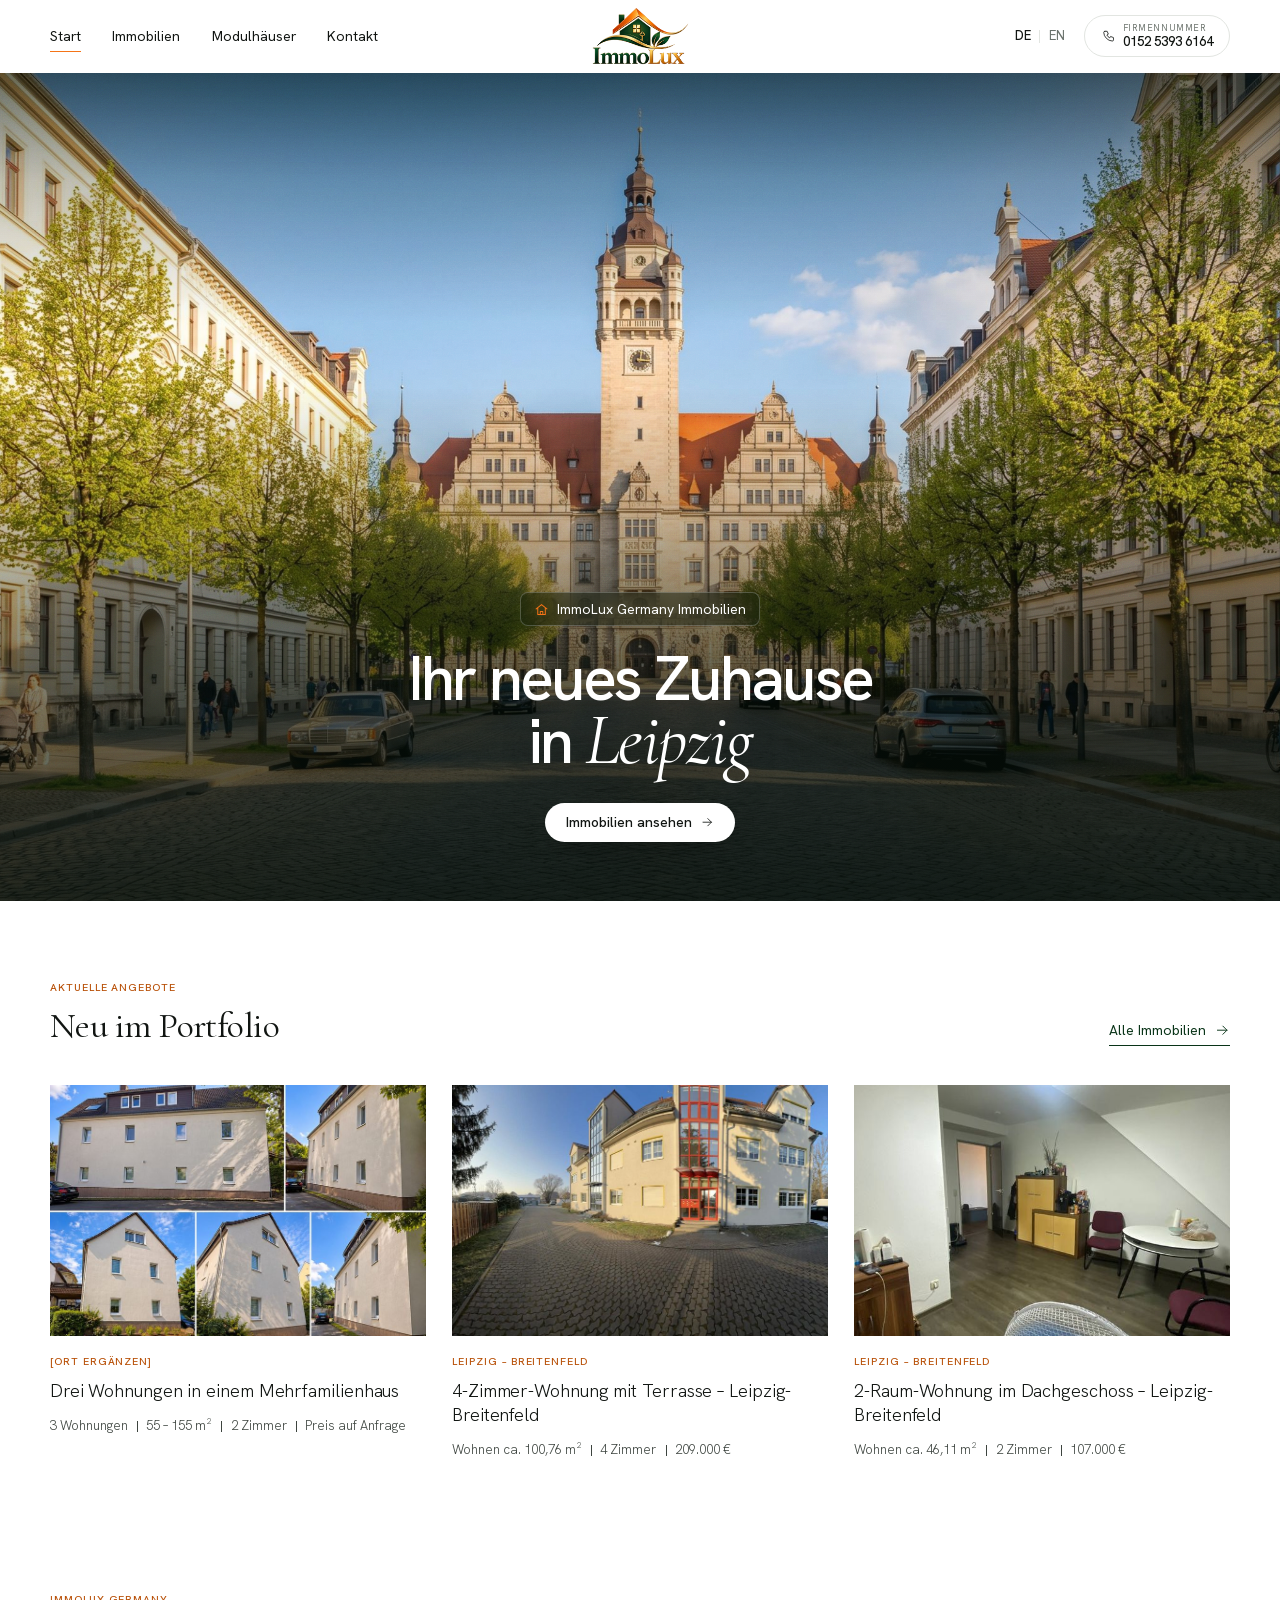
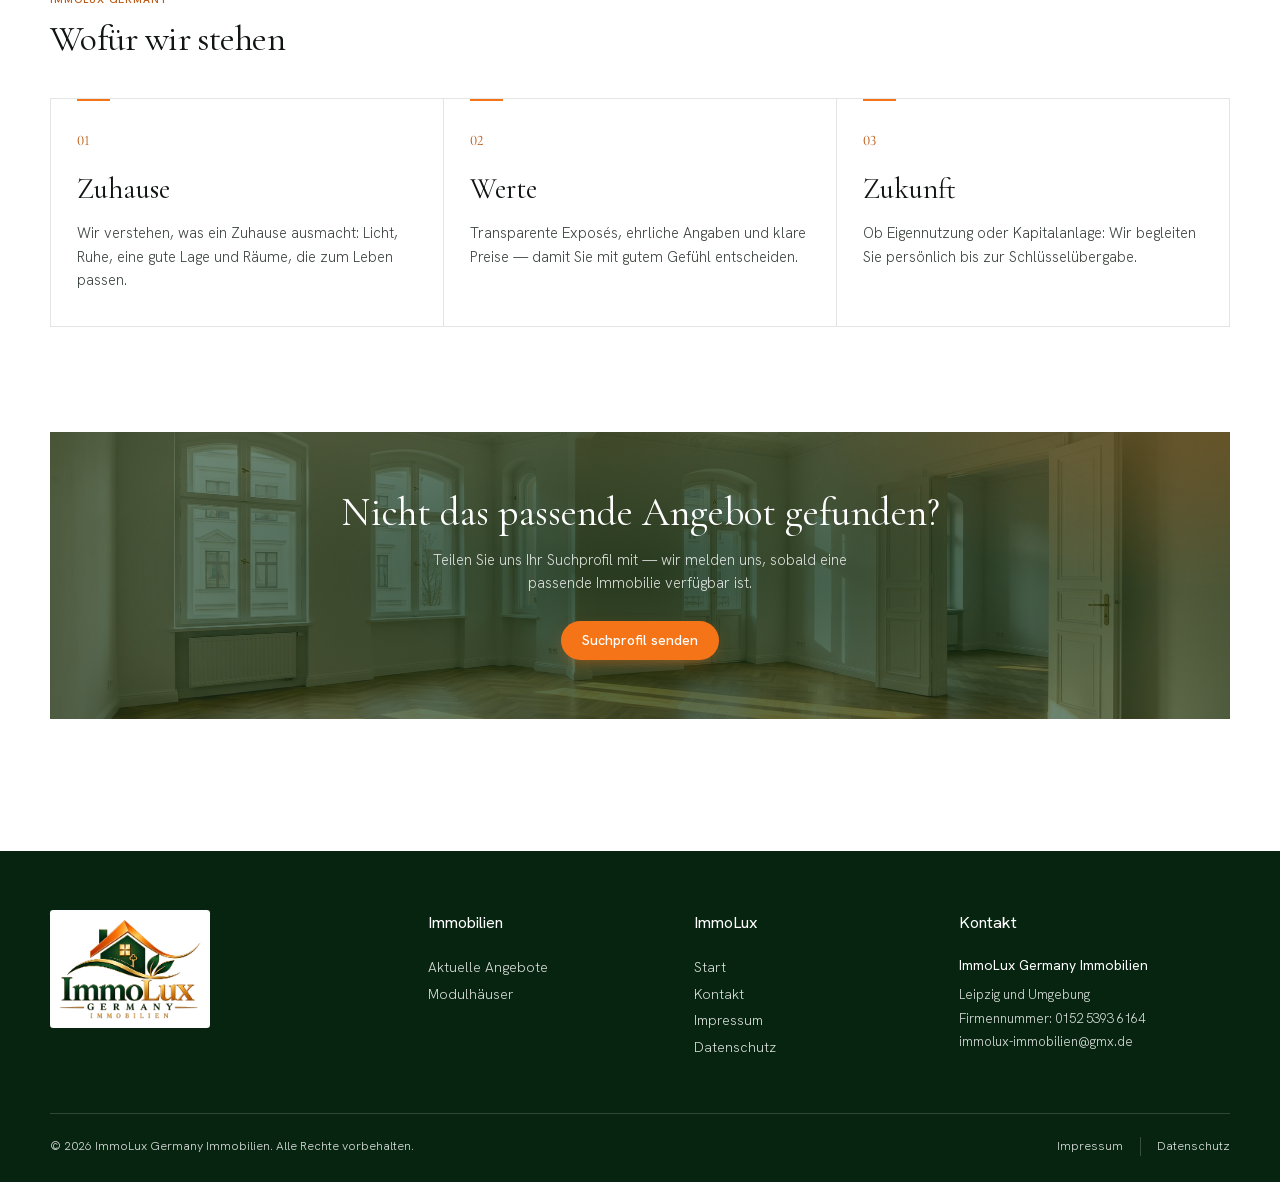
<file: index.html>
<!doctype html>
<html lang="de">
<head>
  <meta charset="utf-8">
  <meta name="viewport" content="width=device-width, initial-scale=1">
  <title>ImmoLux Germany — Immobilien in Leipzig</title>
  <meta name="description" content="ImmoLux Germany Immobilien — ausgewählte Wohnimmobilien in Leipzig und Umgebung. Zuhause · Werte · Zukunft.">
  <meta name="theme-color" content="#093418">
  <meta property="og:title" content="ImmoLux Germany Immobilien">
  <meta property="og:image" content="assets/img/site/hero-home.jpg">
  <link rel="icon" type="image/png" href="assets/img/brand/favicon.png">
  <link rel="apple-touch-icon" href="assets/img/brand/apple-touch-icon.png">
  <link rel="preload" as="image" href="assets/img/site/hero-home.jpg">
  <link rel="stylesheet" href="assets/css/fonts.css">
  <link rel="stylesheet" href="assets/css/main.css">
</head>
<body data-page="home" data-title="meta.home">
  <header id="site-header" class="site-header"></header>

  <main id="main">
    <section class="hero">
      <div class="hero__media">
        <img src="assets/img/site/hero-home.jpg" alt="" width="2400" height="1340" fetchpriority="high">
        <div class="grain"></div>
      </div>
      <div class="hero__content container stagger">
        <p class="hero__badge">
          <svg class="icon" viewBox="0 0 24 24" aria-hidden="true"><path d="M3.5 11 12 4l8.5 7M6 9.5V20h12V9.5"/><path d="M10 20v-5h4v5"/></svg>
          <span data-i18n="home.badge">ImmoLux Germany Immobilien</span>
        </p>
        <h1 class="hero__title">
          <span data-i18n="home.title.a">Ihr neues Zuhause</span>
          <span class="hero__line"><span data-i18n="home.title.b">in</span> <em data-i18n="home.title.em">Leipzig</em></span>
        </h1>
        <a class="btn btn--light" href="immobilien.html"><span data-i18n="home.cta">Immobilien ansehen</span><svg class="icon icon--nudge" viewBox="0 0 24 24" aria-hidden="true"><path d="M5 12h14M13 6l6 6-6 6"/></svg></a>
      </div>
    </section>

    <section class="section">
      <div class="container">
        <div class="section__head">
          <div>
            <p class="eyebrow" data-i18n="home.featured.eyebrow">Aktuelle Angebote</p>
            <h2 class="h2" data-i18n="home.featured.title">Neu im Portfolio</h2>
          </div>
          <a class="link-arrow" href="immobilien.html"><span data-i18n="home.featured.all">Alle Immobilien</span><svg class="icon" viewBox="0 0 24 24" aria-hidden="true"><path d="M5 12h14M13 6l6 6-6 6"/></svg></a>
        </div>
        <div class="cards" id="featured"></div>
      </div>
    </section>

    <section class="section section--tight">
      <div class="container">
        <div class="section__head">
          <div>
            <p class="eyebrow" data-i18n="home.values.eyebrow">ImmoLux Germany</p>
            <h2 class="h2" data-i18n="home.values.title">Wofür wir stehen</h2>
          </div>
        </div>
        <div class="values">
          <article class="value reveal">
            <span class="value__num">01</span>
            <h3 data-i18n="home.values.1.title">Zuhause</h3>
            <p data-i18n="home.values.1.text"></p>
          </article>
          <article class="value reveal">
            <span class="value__num">02</span>
            <h3 data-i18n="home.values.2.title">Werte</h3>
            <p data-i18n="home.values.2.text"></p>
          </article>
          <article class="value reveal">
            <span class="value__num">03</span>
            <h3 data-i18n="home.values.3.title">Zukunft</h3>
            <p data-i18n="home.values.3.text"></p>
          </article>
        </div>
      </div>
    </section>

    <section class="section section--tight">
      <div class="container">
        <div class="cta-band reveal">
          <div class="cta-band__media" aria-hidden="true"><img src="assets/img/site/cta-bg.jpg" alt="" loading="lazy" width="2400" height="1018"></div>
          <h2 data-i18n="cta.title">Nicht das passende Angebot gefunden?</h2>
          <p data-i18n="cta.text"></p>
          <a class="btn btn--primary" href="kontakt.html?subject=search" data-i18n="cta.button">Suchprofil senden</a>
        </div>
      </div>
    </section>
  </main>

  <footer id="site-footer" class="site-footer"></footer>

  <script src="assets/js/config.js"></script>
  <script src="assets/js/i18n.js"></script>
  <script src="assets/js/properties.js"></script>
  <script src="assets/js/core.js"></script>
  <script src="assets/js/pages/home.js"></script>
</body>
</html>
</file>
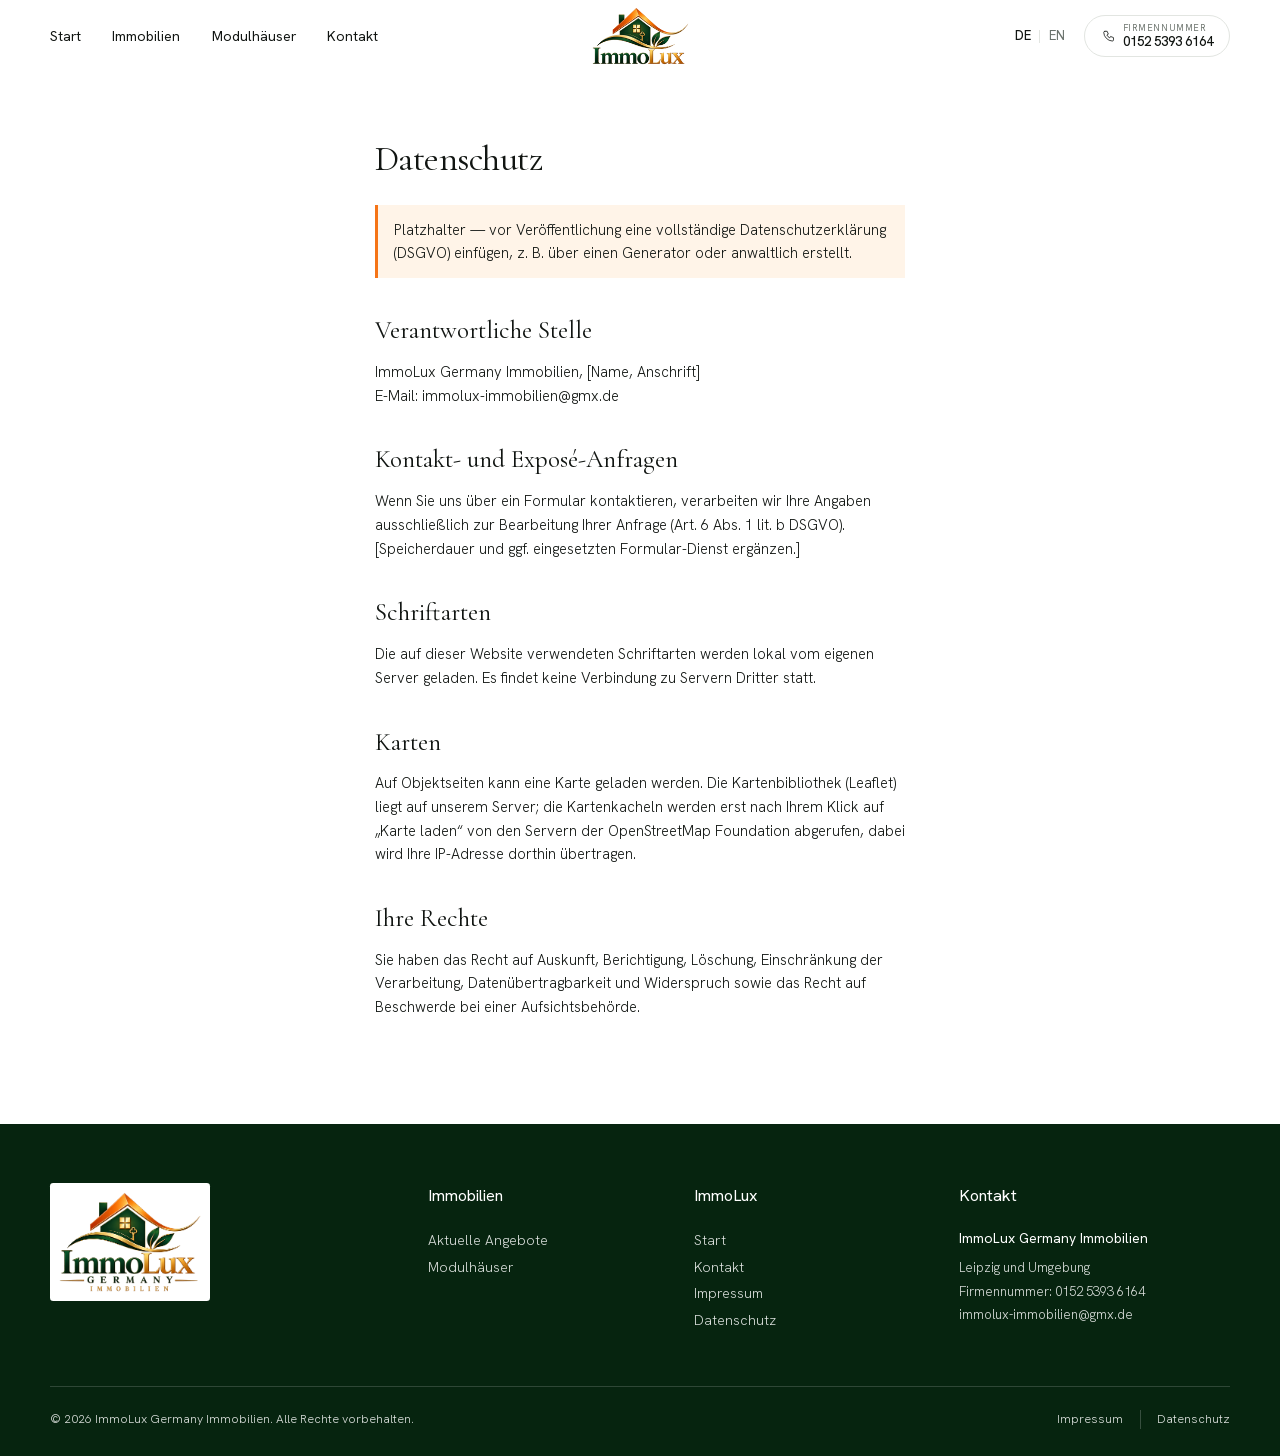
<file: datenschutz.html>
<!doctype html>
<html lang="de">
<head>
  <meta charset="utf-8">
  <meta name="viewport" content="width=device-width, initial-scale=1">
  <meta name="robots" content="noindex">
  <title>Datenschutz — ImmoLux Germany</title>
  <meta name="theme-color" content="#093418">
  <link rel="icon" type="image/png" href="assets/img/brand/favicon.png">
  <link rel="stylesheet" href="assets/css/fonts.css">
  <link rel="stylesheet" href="assets/css/main.css">
</head>
<body data-page="legal" data-title="meta.privacy">
  <header id="site-header" class="site-header"></header>

  <main id="main" class="container legal">
    <h1 class="display h2" data-i18n="footer.privacy">Datenschutz</h1>
    <p class="todo">Platzhalter — vor Veröffentlichung eine vollständige Datenschutzerklärung (DSGVO) einfügen, z. B. über einen Generator oder anwaltlich erstellt.</p>

    <h2>Verantwortliche Stelle</h2>
    <p>ImmoLux Germany Immobilien, [Name, Anschrift]<br>E-Mail: immolux-immobilien@gmx.de</p>

    <h2>Kontakt- und Exposé-Anfragen</h2>
    <p>Wenn Sie uns über ein Formular kontaktieren, verarbeiten wir Ihre Angaben ausschließlich zur Bearbeitung Ihrer Anfrage (Art. 6 Abs. 1 lit. b DSGVO). [Speicherdauer und ggf. eingesetzten Formular-Dienst ergänzen.]</p>

    <h2>Schriftarten</h2>
    <p>Die auf dieser Website verwendeten Schriftarten werden lokal vom eigenen Server geladen. Es findet keine Verbindung zu Servern Dritter statt.</p>

    <h2>Karten</h2>
    <p>Auf Objektseiten kann eine Karte geladen werden. Die Kartenbibliothek (Leaflet) liegt auf unserem Server; die Kartenkacheln werden erst nach Ihrem Klick auf „Karte laden“ von den Servern der OpenStreetMap Foundation abgerufen, dabei wird Ihre IP-Adresse dorthin übertragen.</p>

    <h2>Ihre Rechte</h2>
    <p>Sie haben das Recht auf Auskunft, Berichtigung, Löschung, Einschränkung der Verarbeitung, Datenübertragbarkeit und Widerspruch sowie das Recht auf Beschwerde bei einer Aufsichtsbehörde.</p>
  </main>

  <footer id="site-footer" class="site-footer"></footer>

  <script src="assets/js/config.js"></script>
  <script src="assets/js/i18n.js"></script>
  <script src="assets/js/properties.js"></script>
  <script src="assets/js/core.js"></script>
</body>
</html>
</file>
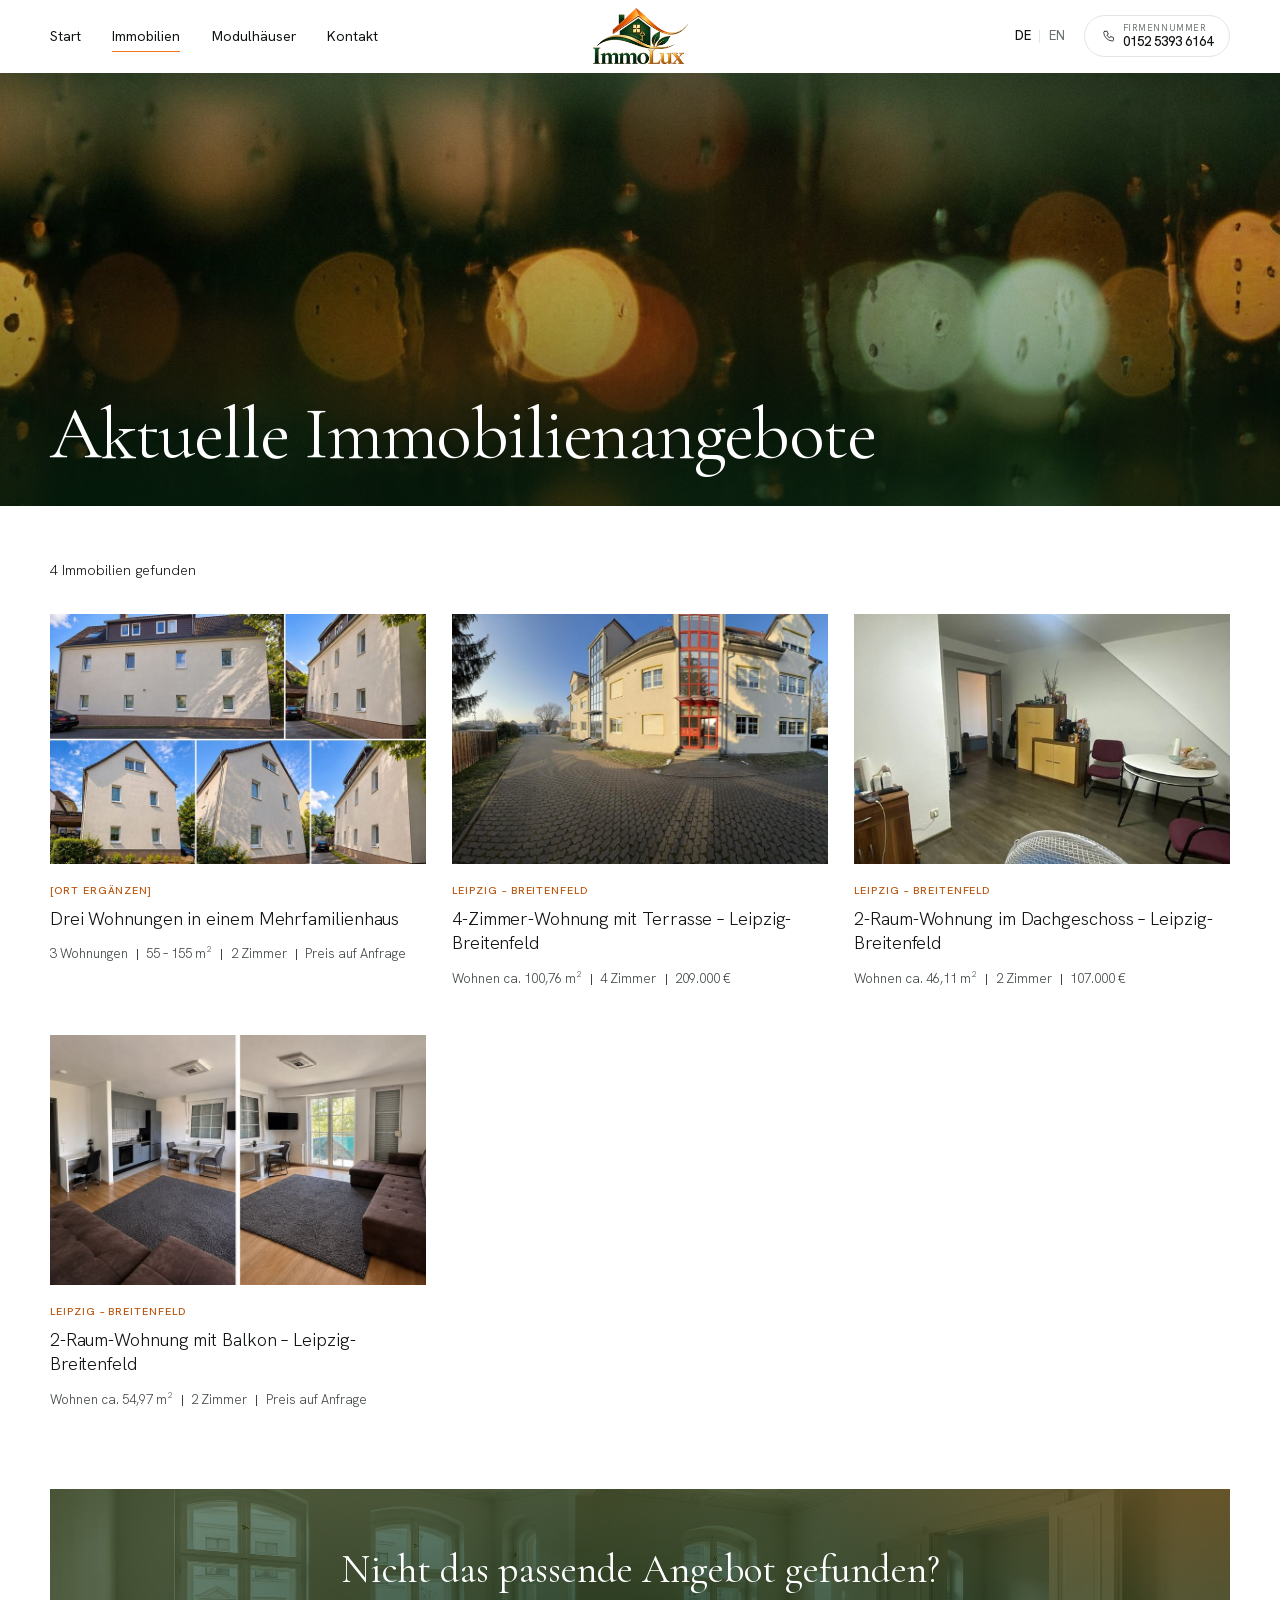
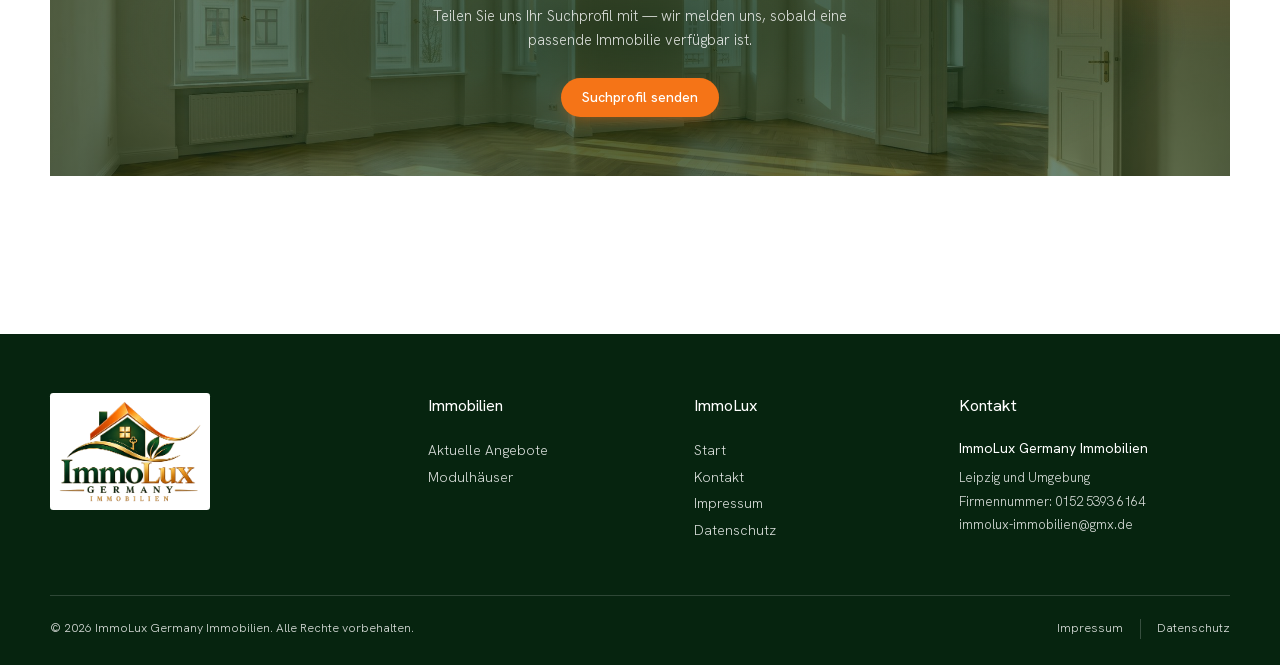
<file: immobilien.html>
<!doctype html>
<html lang="de">
<head>
  <meta charset="utf-8">
  <meta name="viewport" content="width=device-width, initial-scale=1">
  <title>Immobilienangebote — ImmoLux Germany</title>
  <meta name="description" content="Aktuelle Immobilienangebote von ImmoLux Germany in Leipzig und Umgebung.">
  <meta name="theme-color" content="#093418">
  <link rel="icon" type="image/png" href="assets/img/brand/favicon.png">
  <link rel="apple-touch-icon" href="assets/img/brand/apple-touch-icon.png">
  <link rel="stylesheet" href="assets/css/fonts.css">
  <link rel="stylesheet" href="assets/css/main.css">
</head>
<body data-page="listings" data-title="meta.listings">
  <header id="site-header" class="site-header"></header>

  <main id="main">
    <section class="page-hero">
      <div class="shade">
        <img src="assets/img/site/hero-listings.jpg" alt="" width="1584" height="672">
        <div class="grain"></div>
      </div>
      <div class="container">
        <h1 class="display h1 page-hero__title stagger"><span data-i18n="list.title">Aktuelle Immobilien&shy;angebote</span></h1>
      </div>
    </section>

    <div class="container">
      <div class="listings">
        <div class="listings__bar">
          <p class="listings__count" id="count" aria-live="polite"></p>
        </div>
        <div class="cards" id="results"></div>
        <div class="listings__more" id="more"></div>
      </div>
    </div>

    <section class="section">
      <div class="container">
        <div class="cta-band reveal">
          <div class="cta-band__media" aria-hidden="true"><img src="assets/img/site/cta-bg.jpg" alt="" loading="lazy" width="2400" height="1018"></div>
          <h2 data-i18n="cta.title">Nicht das passende Angebot gefunden?</h2>
          <p data-i18n="cta.text"></p>
          <a class="btn btn--primary" href="kontakt.html?subject=search" data-i18n="cta.button">Suchprofil senden</a>
        </div>
      </div>
    </section>
  </main>

  <footer id="site-footer" class="site-footer"></footer>

  <script src="assets/js/config.js"></script>
  <script src="assets/js/i18n.js"></script>
  <script src="assets/js/properties.js"></script>
  <script src="assets/js/core.js"></script>
  <script src="assets/js/pages/listings.js"></script>
</body>
</html>
</file>
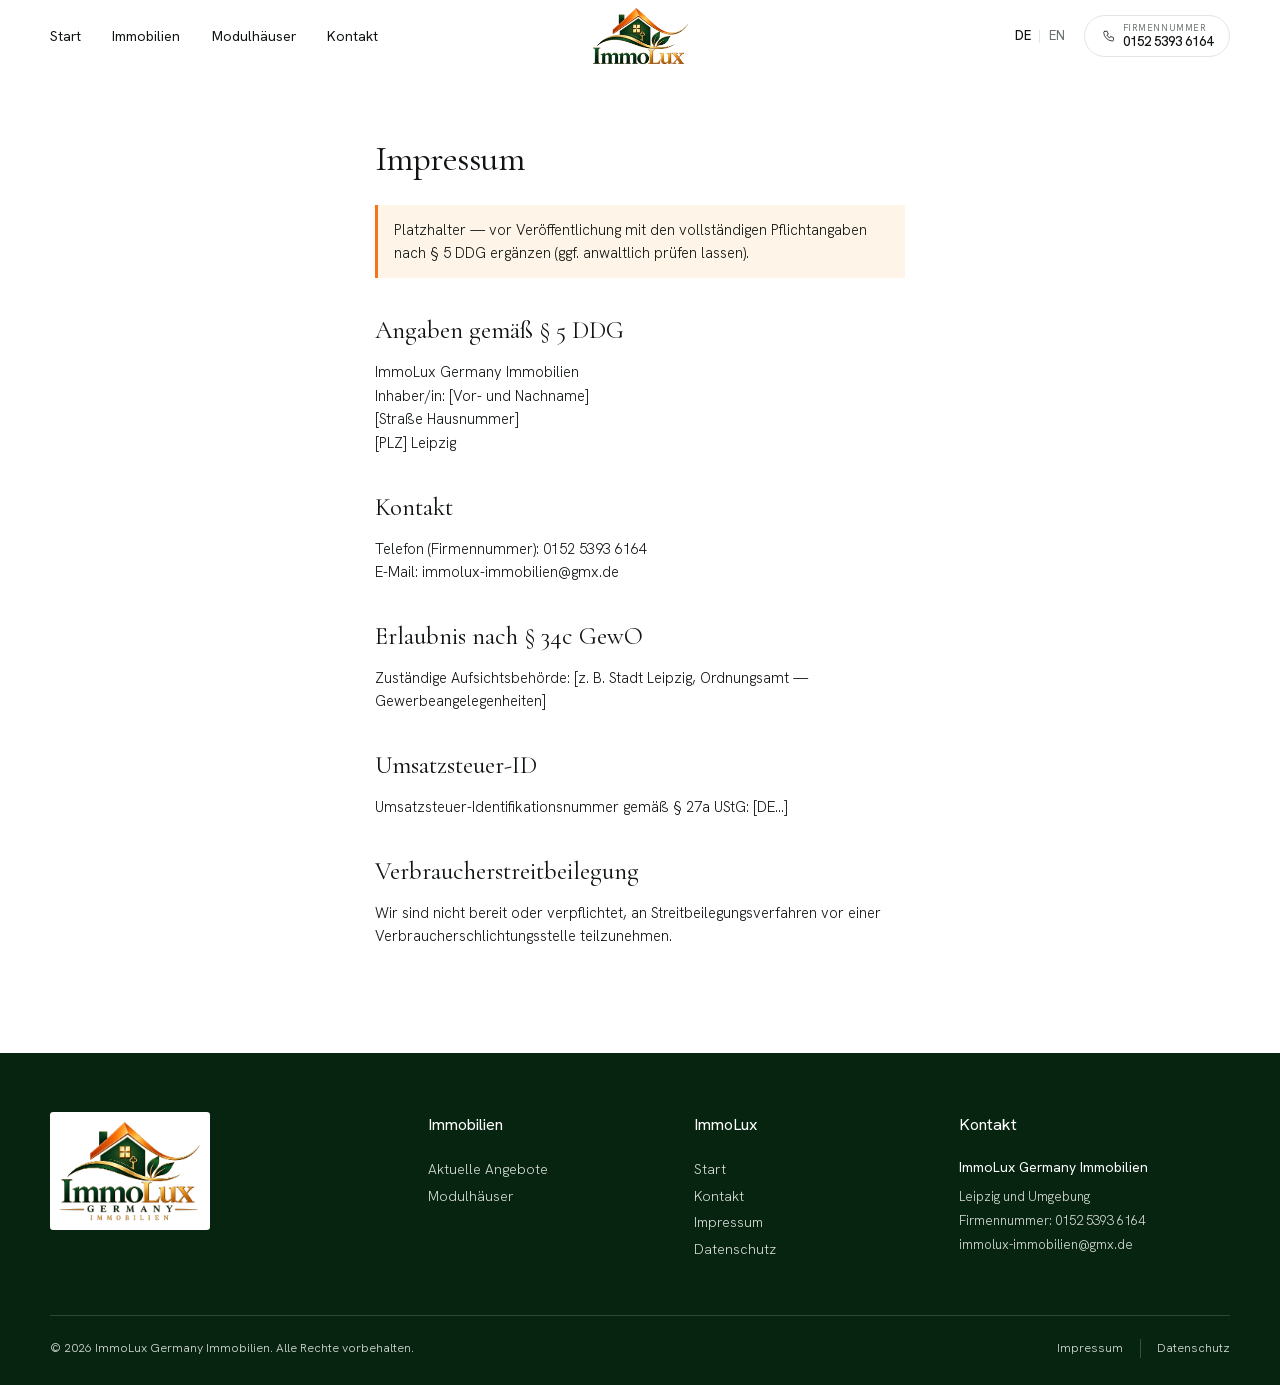
<file: impressum.html>
<!doctype html>
<html lang="de">
<head>
  <meta charset="utf-8">
  <meta name="viewport" content="width=device-width, initial-scale=1">
  <meta name="robots" content="noindex">
  <title>Impressum — ImmoLux Germany</title>
  <meta name="theme-color" content="#093418">
  <link rel="icon" type="image/png" href="assets/img/brand/favicon.png">
  <link rel="stylesheet" href="assets/css/fonts.css">
  <link rel="stylesheet" href="assets/css/main.css">
</head>
<body data-page="legal" data-title="meta.imprint">
  <header id="site-header" class="site-header"></header>

  <main id="main" class="container legal">
    <h1 class="display h2" data-i18n="footer.imprint">Impressum</h1>
    <p class="todo">Platzhalter — vor Veröffentlichung mit den vollständigen Pflichtangaben nach § 5 DDG ergänzen (ggf. anwaltlich prüfen lassen).</p>

    <h2>Angaben gemäß § 5 DDG</h2>
    <p>ImmoLux Germany Immobilien<br>Inhaber/in: [Vor- und Nachname]<br>[Straße Hausnummer]<br>[PLZ] Leipzig</p>

    <h2>Kontakt</h2>
    <p>Telefon (Firmennummer): 0152 5393 6164<br>E-Mail: immolux-immobilien@gmx.de</p>

    <h2>Erlaubnis nach § 34c GewO</h2>
    <p>Zuständige Aufsichtsbehörde: [z. B. Stadt Leipzig, Ordnungsamt — Gewerbeangelegenheiten]</p>

    <h2>Umsatzsteuer-ID</h2>
    <p>Umsatzsteuer-Identifikationsnummer gemäß § 27a UStG: [DE…]</p>

    <h2>Verbraucher&shy;streitbeilegung</h2>
    <p>Wir sind nicht bereit oder verpflichtet, an Streitbeilegungsverfahren vor einer Verbraucherschlichtungsstelle teilzunehmen.</p>
  </main>

  <footer id="site-footer" class="site-footer"></footer>

  <script src="assets/js/config.js"></script>
  <script src="assets/js/i18n.js"></script>
  <script src="assets/js/properties.js"></script>
  <script src="assets/js/core.js"></script>
</body>
</html>
</file>
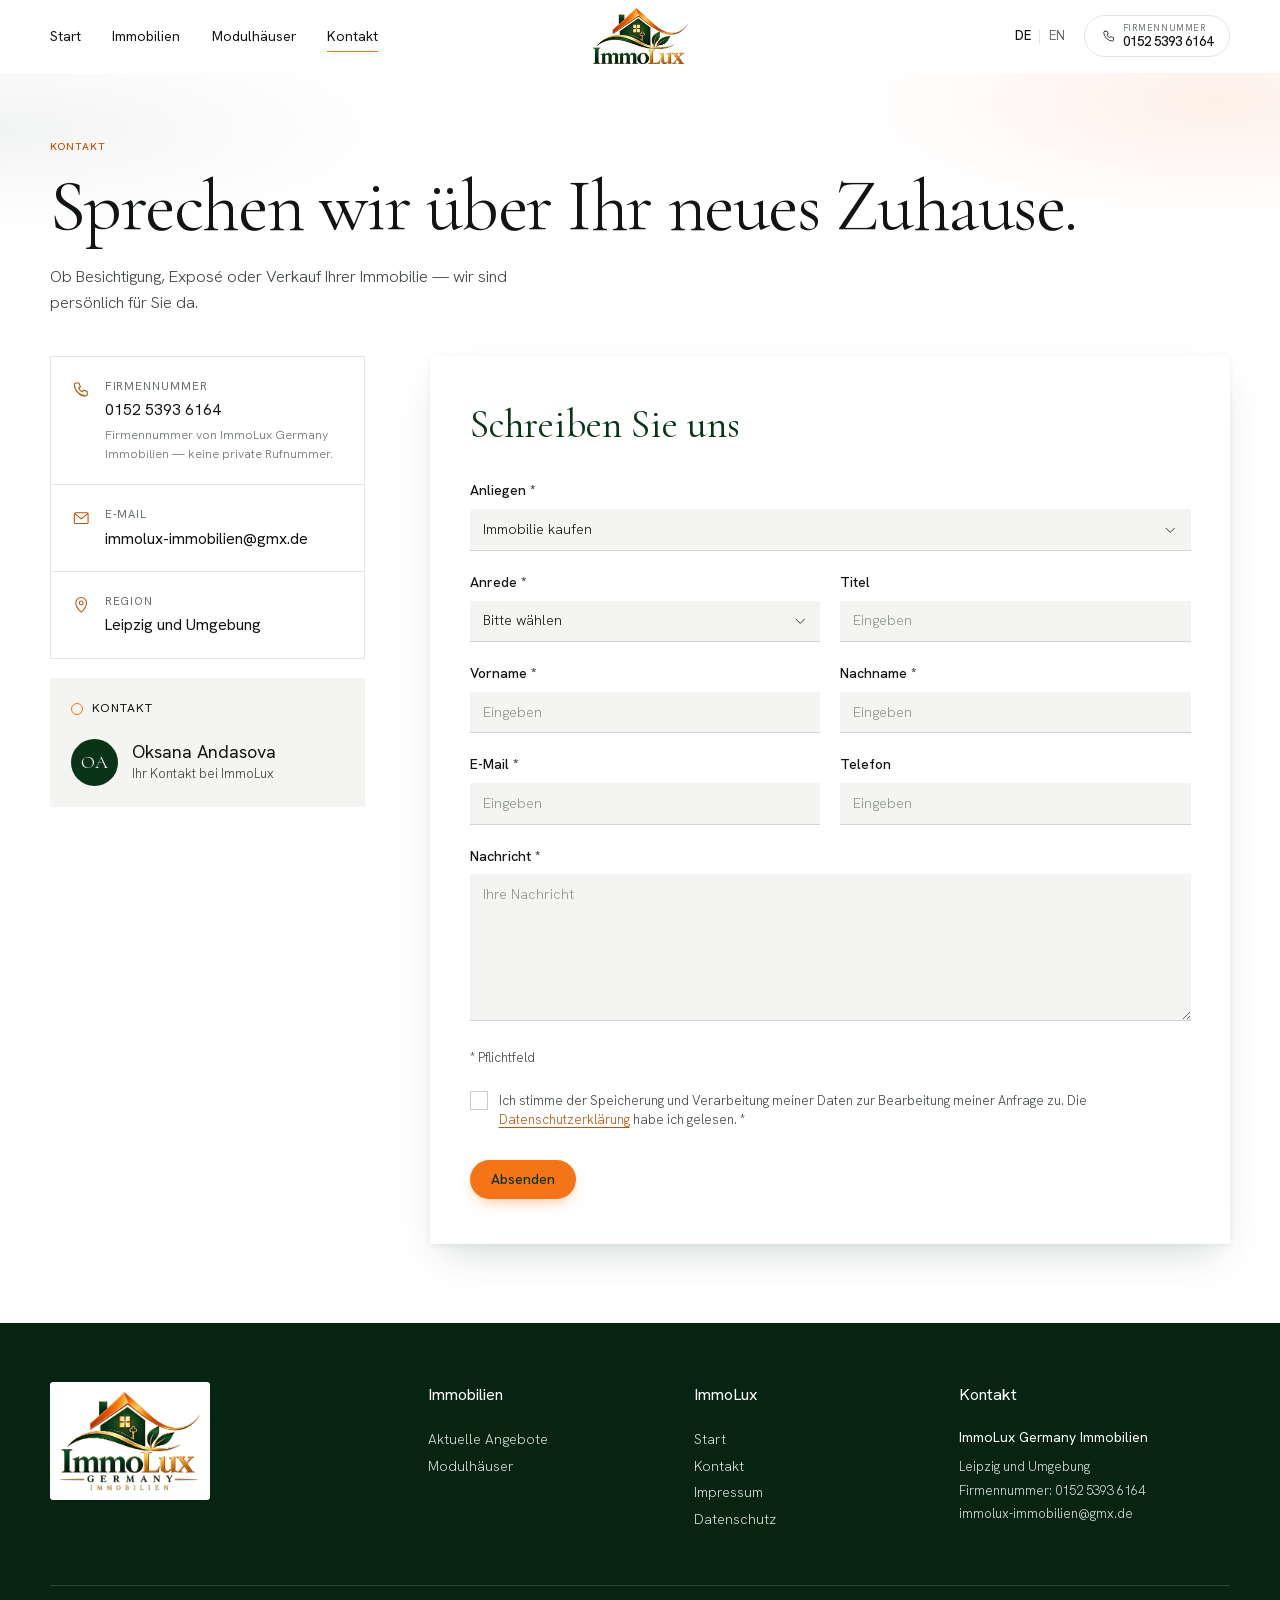
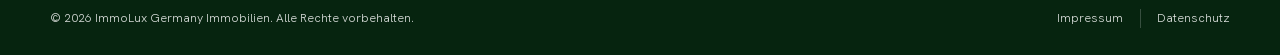
<file: kontakt.html>
<!doctype html>
<html lang="de">
<head>
  <meta charset="utf-8">
  <meta name="viewport" content="width=device-width, initial-scale=1">
  <title>Kontakt — ImmoLux Germany</title>
  <meta name="description" content="Kontakt zu ImmoLux Germany Immobilien — Besichtigung, Exposé oder Verkauf Ihrer Immobilie in Leipzig und Umgebung.">
  <meta name="theme-color" content="#093418">
  <link rel="icon" type="image/png" href="assets/img/brand/favicon.png">
  <link rel="apple-touch-icon" href="assets/img/brand/apple-touch-icon.png">
  <link rel="stylesheet" href="assets/css/fonts.css">
  <link rel="stylesheet" href="assets/css/main.css">
</head>
<body data-page="contact" data-title="meta.contact">
  <header id="site-header" class="site-header"></header>

  <main id="main">
    <section class="contact-hero">
      <div class="container stagger">
        <p class="eyebrow" data-i18n="contact.eyebrow">Kontakt</p>
        <h1 class="display h1" data-i18n="contact.title">Sprechen wir über Ihr neues Zuhause.</h1>
        <p class="lead" data-i18n="contact.lead"></p>
      </div>
    </section>

    <section class="container">
      <div class="contact-grid" id="contact"></div>
    </section>
  </main>

  <footer id="site-footer" class="site-footer"></footer>

  <script src="assets/js/config.js"></script>
  <script src="assets/js/i18n.js"></script>
  <script src="assets/js/properties.js"></script>
  <script src="assets/js/core.js"></script>
  <script src="assets/js/pages/contact.js"></script>
</body>
</html>
</file>
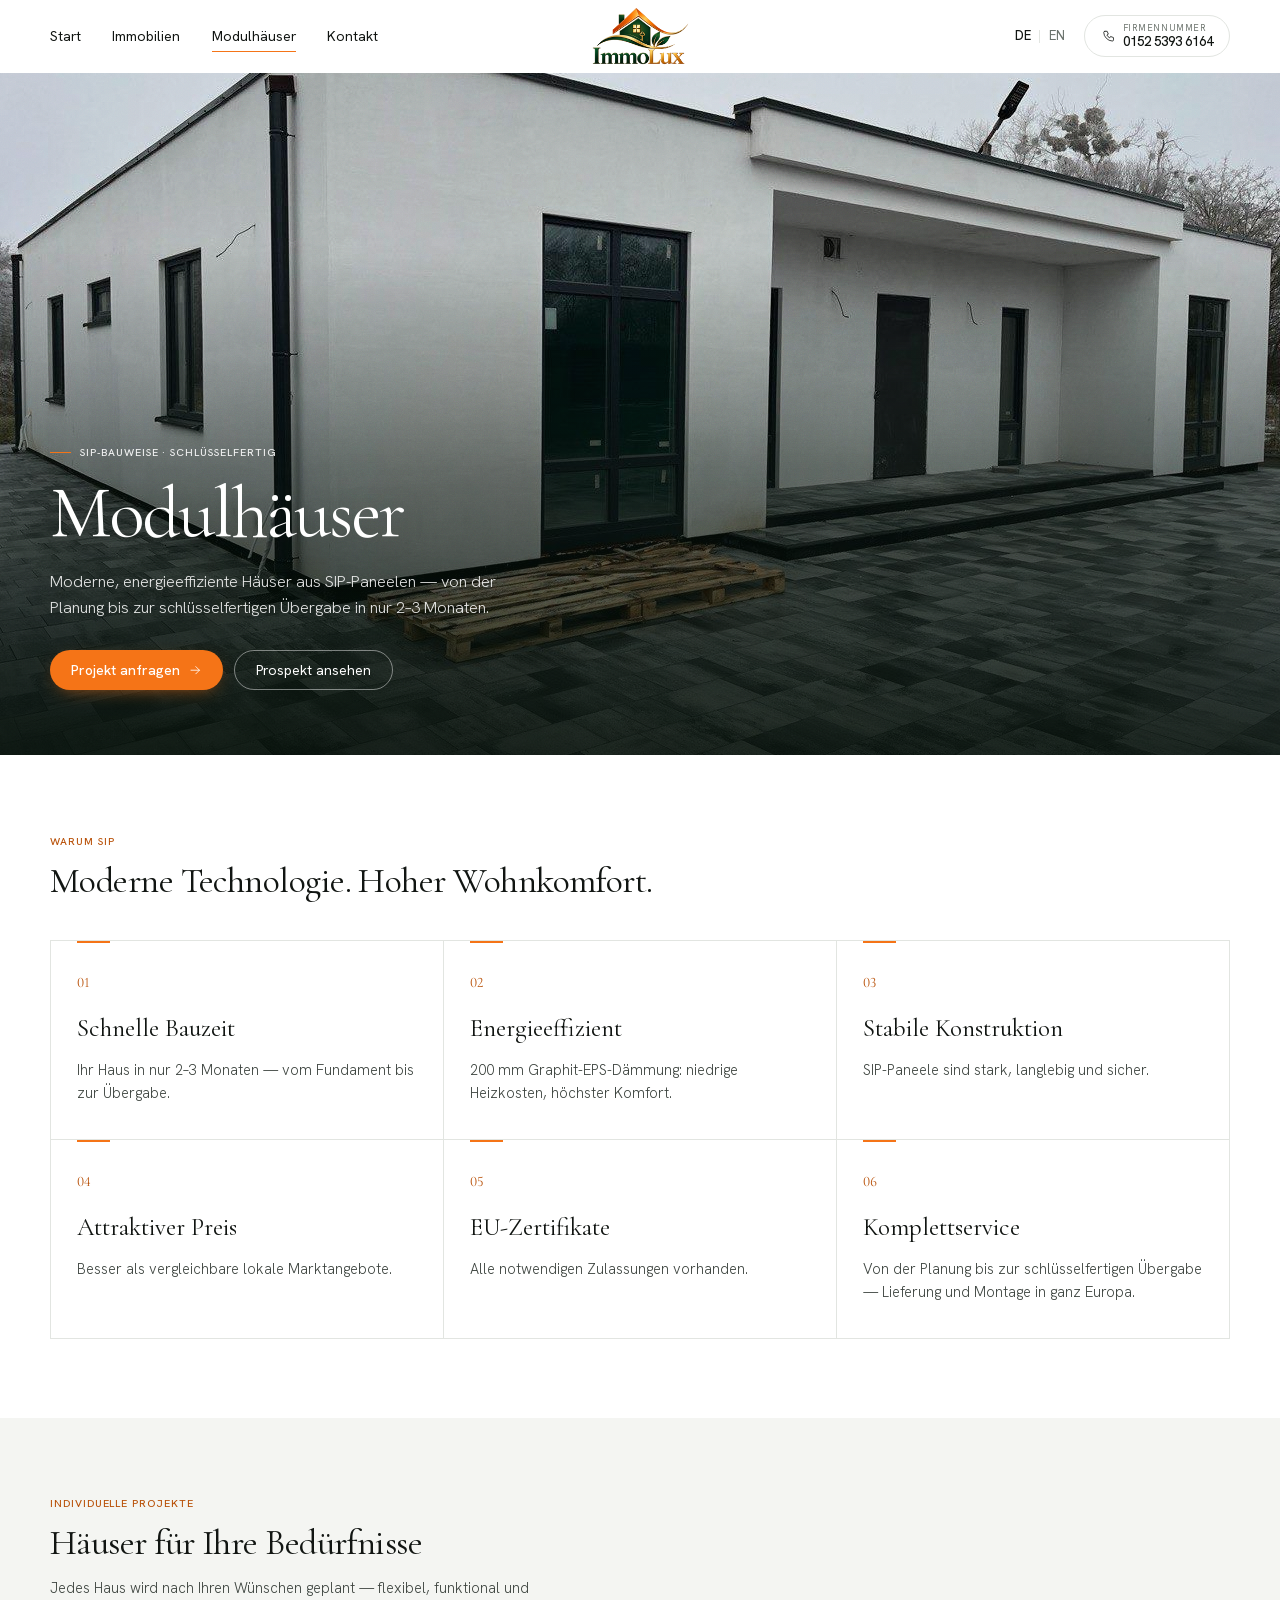
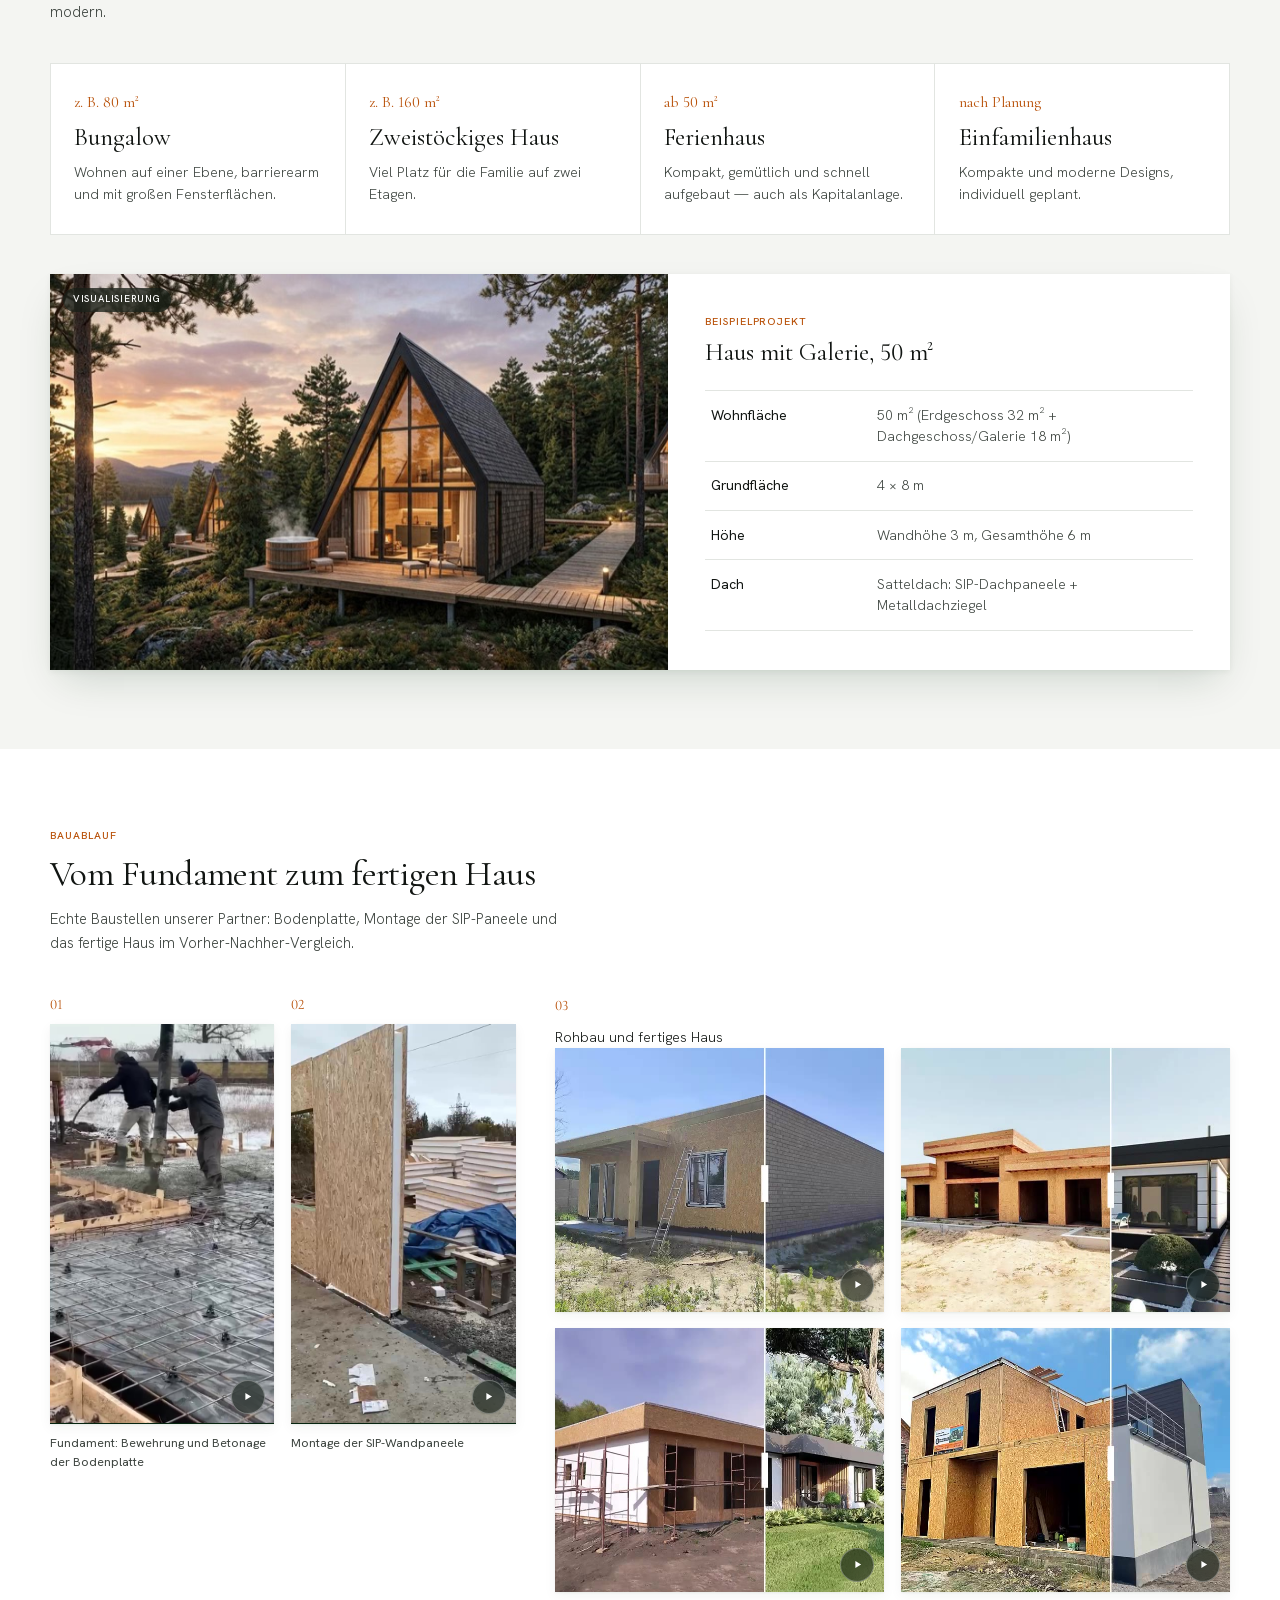
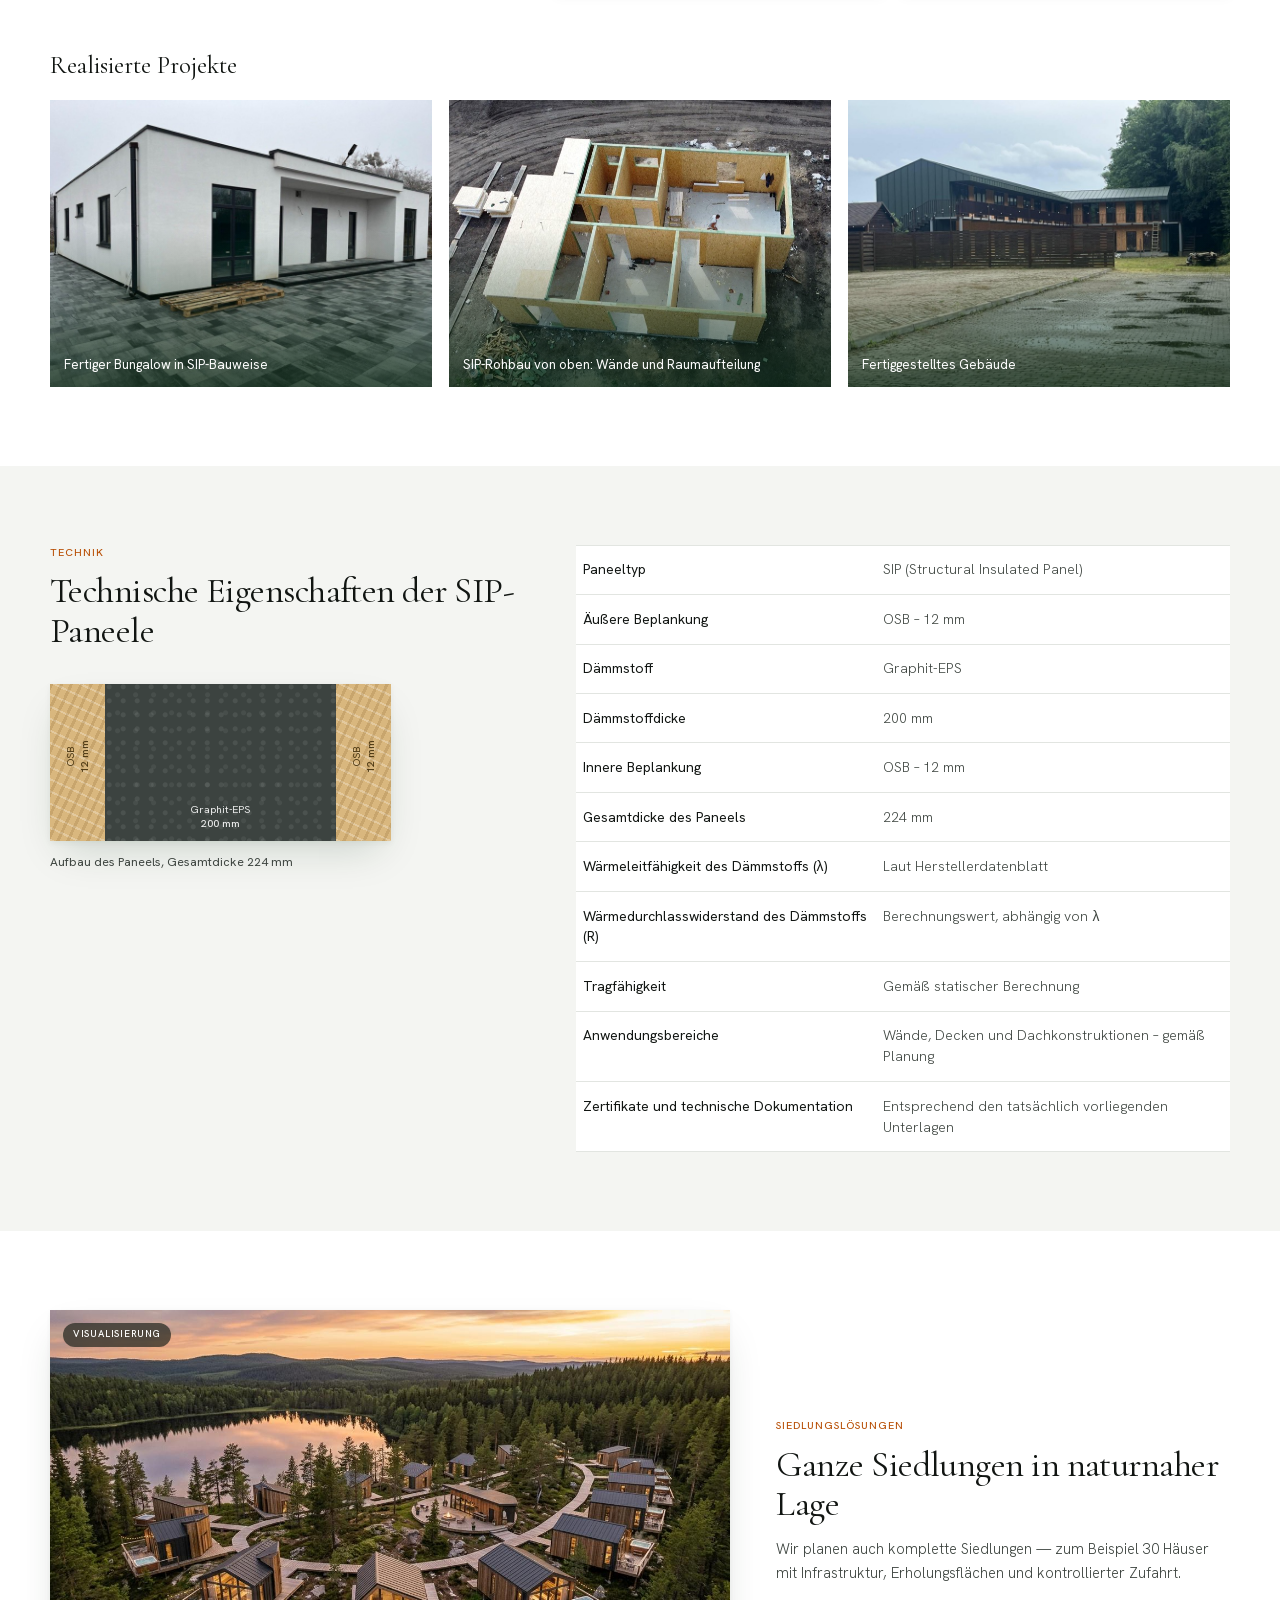
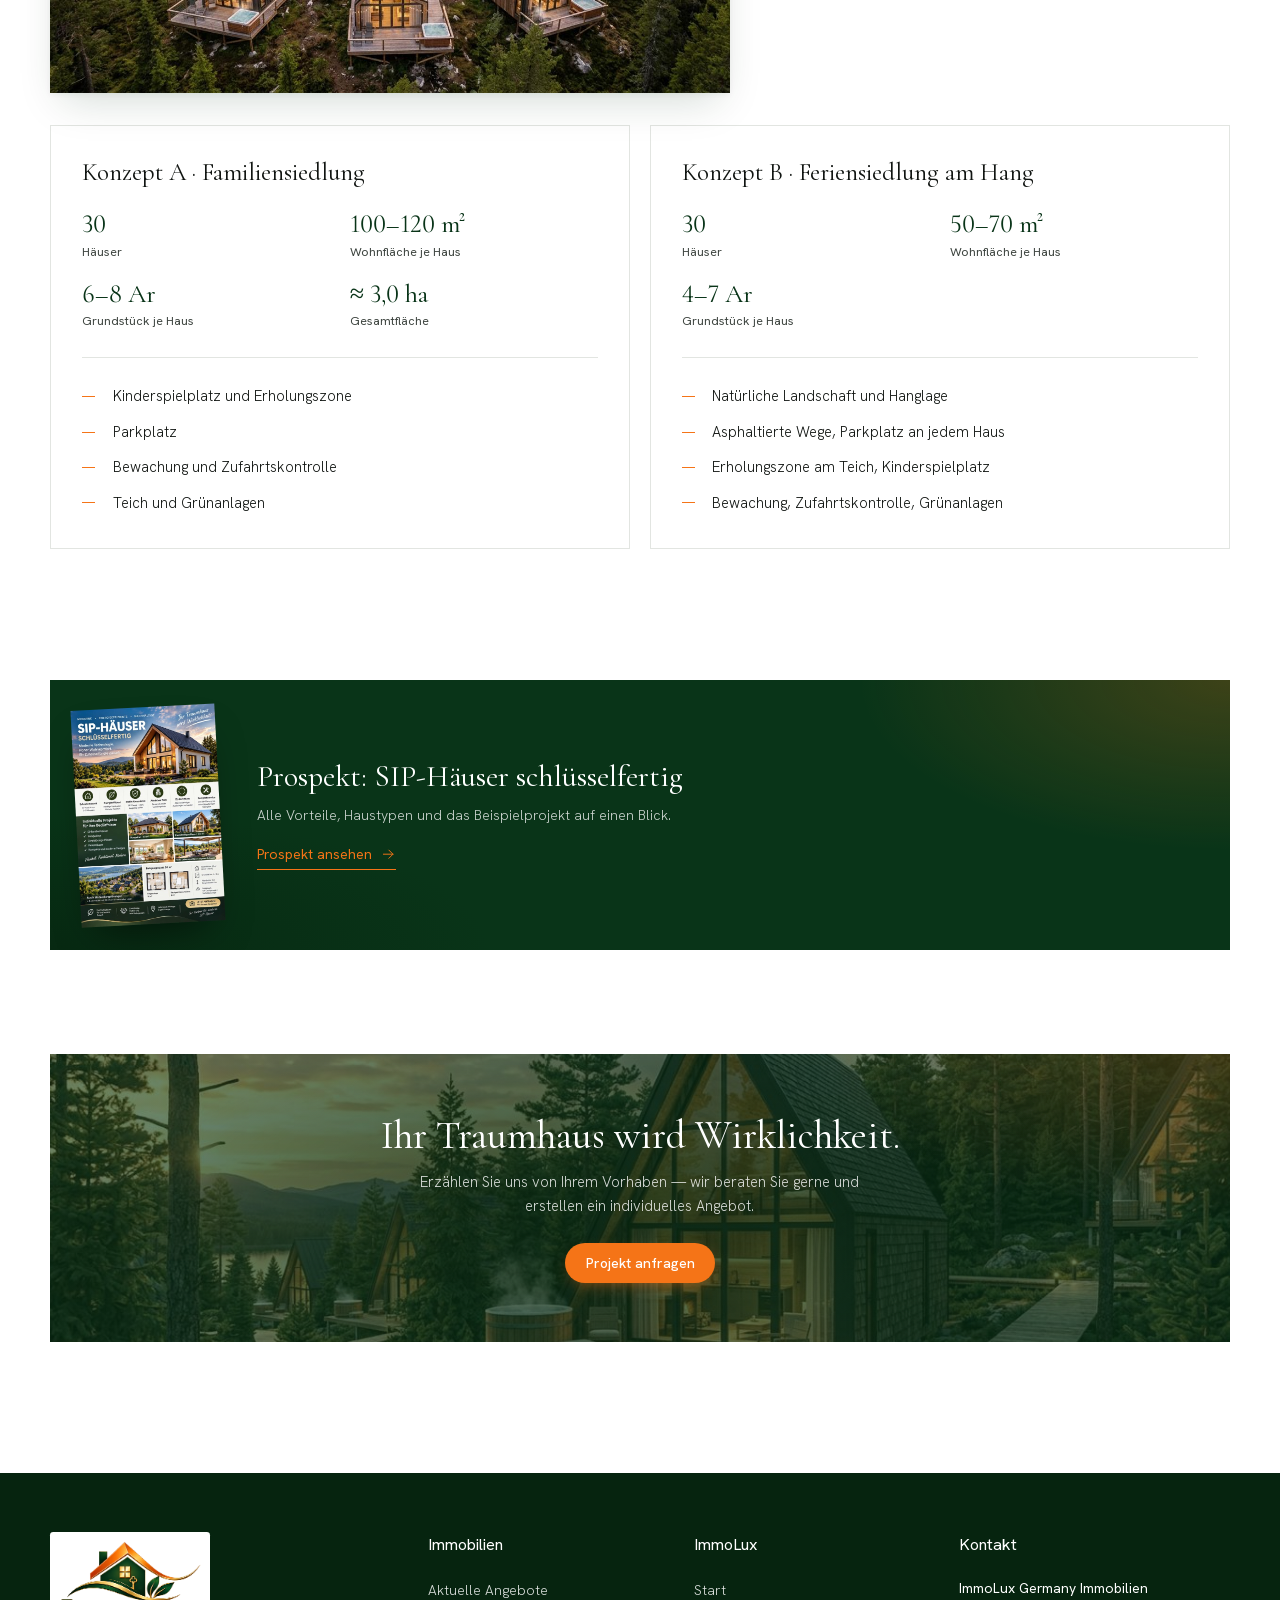
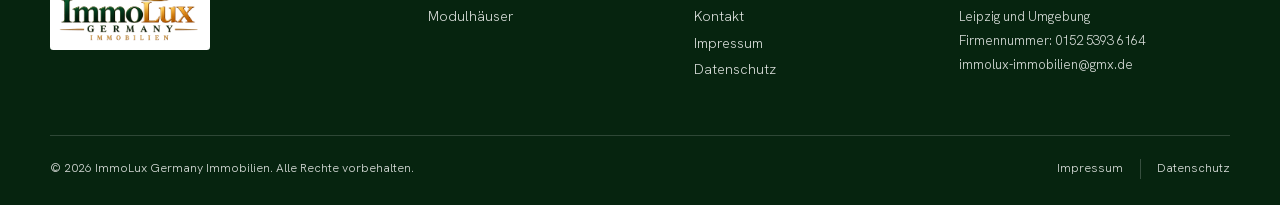
<file: modulhaeuser.html>
<!doctype html>
<html lang="de">
<head>
  <meta charset="utf-8">
  <meta name="viewport" content="width=device-width, initial-scale=1">
  <title>Modulhäuser in SIP-Bauweise — ImmoLux Germany</title>
  <meta name="description" content="Schlüsselfertige Modulhäuser in SIP-Bauweise: Bungalows, zweistöckige Häuser, Ferienhäuser und Siedlungslösungen — Bauzeit 2–3 Monate.">
  <meta name="theme-color" content="#093418">
  <link rel="icon" type="image/png" href="assets/img/brand/favicon.png">
  <link rel="apple-touch-icon" href="assets/img/brand/apple-touch-icon.png">
  <link rel="stylesheet" href="assets/css/fonts.css">
  <link rel="stylesheet" href="assets/css/main.css">
</head>
<body data-page="houses" data-title="meta.houses">
  <header id="site-header" class="site-header"></header>

  <main id="main">
    <div id="houses"></div>
  </main>

  <footer id="site-footer" class="site-footer"></footer>

  <script src="assets/js/config.js"></script>
  <script src="assets/js/i18n.js"></script>
  <script src="assets/js/properties.js"></script>
  <script src="assets/js/core.js"></script>
  <script src="assets/js/pages/houses.js"></script>
</body>
</html>
</file>
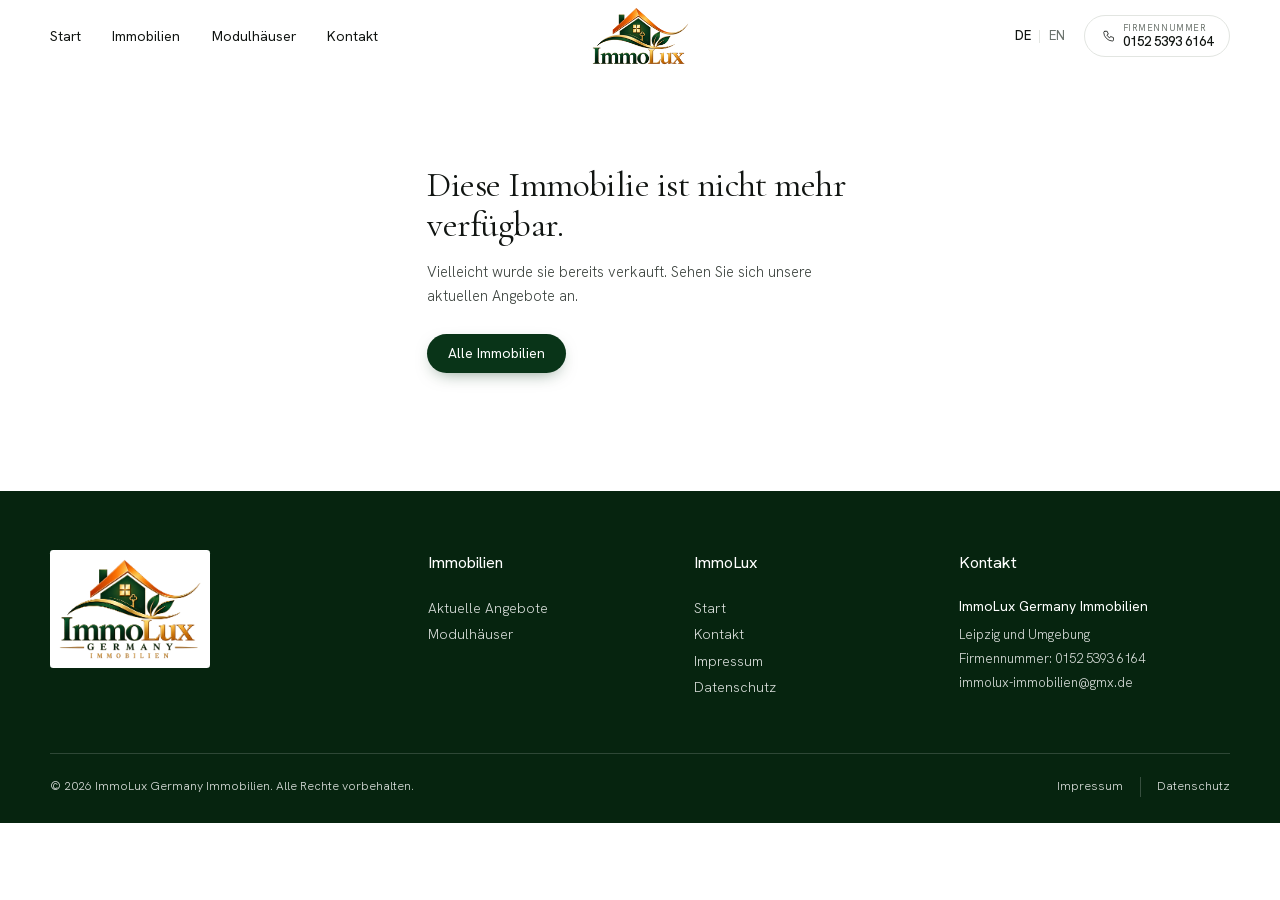
<file: objekt.html>
<!doctype html>
<html lang="de">
<head>
  <meta charset="utf-8">
  <meta name="viewport" content="width=device-width, initial-scale=1">
  <title>Immobilie — ImmoLux Germany</title>
  <meta name="description" content="Immobilie von ImmoLux Germany — Details, Fotos, Grundriss und Exposé-Anfrage.">
  <meta name="theme-color" content="#093418">
  <link rel="icon" type="image/png" href="assets/img/brand/favicon.png">
  <link rel="apple-touch-icon" href="assets/img/brand/apple-touch-icon.png">
  <link rel="stylesheet" href="assets/css/fonts.css">
  <link rel="stylesheet" href="assets/css/main.css">
</head>
<body data-page="property">
  <header id="site-header" class="site-header"></header>

  <main id="main">
    <div id="property"></div>
  </main>

  <footer id="site-footer" class="site-footer"></footer>

  <script src="assets/js/config.js"></script>
  <script src="assets/js/i18n.js"></script>
  <script src="assets/js/properties.js"></script>
  <script src="assets/js/core.js"></script>
  <script src="assets/js/pages/property.js"></script>
</body>
</html>
</file>
<file: assets/css/fonts.css>
/* Self-hosted (DSGVO) — Cormorant Garamond & Hanken Grotesk, SIL OFL */
@font-face {
  font-family: 'Cormorant Garamond';
  font-style: italic;
  font-weight: 400;
  font-display: swap;
  src: url('../fonts/CormorantGaramond-400i-latin-ext.woff2') format('woff2');
  unicode-range: U+0100-02BA, U+02BD-02C5, U+02C7-02CC, U+02CE-02D7, U+02DD-02FF, U+0304, U+0308, U+0329, U+1D00-1DBF, U+1E00-1E9F, U+1EF2-1EFF, U+2020, U+20A0-20AB, U+20AD-20C0, U+2113, U+2C60-2C7F, U+A720-A7FF;
}
@font-face {
  font-family: 'Cormorant Garamond';
  font-style: italic;
  font-weight: 400;
  font-display: swap;
  src: url('../fonts/CormorantGaramond-400i-latin.woff2') format('woff2');
  unicode-range: U+0000-00FF, U+0131, U+0152-0153, U+02BB-02BC, U+02C6, U+02DA, U+02DC, U+0304, U+0308, U+0329, U+2000-206F, U+20AC, U+2122, U+2191, U+2193, U+2212, U+2215, U+FEFF, U+FFFD;
}
@font-face {
  font-family: 'Cormorant Garamond';
  font-style: normal;
  font-weight: 400;
  font-display: swap;
  src: url('../fonts/CormorantGaramond-400-latin-ext.woff2') format('woff2');
  unicode-range: U+0100-02BA, U+02BD-02C5, U+02C7-02CC, U+02CE-02D7, U+02DD-02FF, U+0304, U+0308, U+0329, U+1D00-1DBF, U+1E00-1E9F, U+1EF2-1EFF, U+2020, U+20A0-20AB, U+20AD-20C0, U+2113, U+2C60-2C7F, U+A720-A7FF;
}
@font-face {
  font-family: 'Cormorant Garamond';
  font-style: normal;
  font-weight: 400;
  font-display: swap;
  src: url('../fonts/CormorantGaramond-400-latin.woff2') format('woff2');
  unicode-range: U+0000-00FF, U+0131, U+0152-0153, U+02BB-02BC, U+02C6, U+02DA, U+02DC, U+0304, U+0308, U+0329, U+2000-206F, U+20AC, U+2122, U+2191, U+2193, U+2212, U+2215, U+FEFF, U+FFFD;
}
@font-face {
  font-family: 'Cormorant Garamond';
  font-style: normal;
  font-weight: 500;
  font-display: swap;
  src: url('../fonts/CormorantGaramond-500-latin-ext.woff2') format('woff2');
  unicode-range: U+0100-02BA, U+02BD-02C5, U+02C7-02CC, U+02CE-02D7, U+02DD-02FF, U+0304, U+0308, U+0329, U+1D00-1DBF, U+1E00-1E9F, U+1EF2-1EFF, U+2020, U+20A0-20AB, U+20AD-20C0, U+2113, U+2C60-2C7F, U+A720-A7FF;
}
@font-face {
  font-family: 'Cormorant Garamond';
  font-style: normal;
  font-weight: 500;
  font-display: swap;
  src: url('../fonts/CormorantGaramond-500-latin.woff2') format('woff2');
  unicode-range: U+0000-00FF, U+0131, U+0152-0153, U+02BB-02BC, U+02C6, U+02DA, U+02DC, U+0304, U+0308, U+0329, U+2000-206F, U+20AC, U+2122, U+2191, U+2193, U+2212, U+2215, U+FEFF, U+FFFD;
}
@font-face {
  font-family: 'Hanken Grotesk';
  font-style: normal;
  font-weight: 300;
  font-display: swap;
  src: url('../fonts/HankenGrotesk-300-latin-ext.woff2') format('woff2');
  unicode-range: U+0100-02BA, U+02BD-02C5, U+02C7-02CC, U+02CE-02D7, U+02DD-02FF, U+0304, U+0308, U+0329, U+1D00-1DBF, U+1E00-1E9F, U+1EF2-1EFF, U+2020, U+20A0-20AB, U+20AD-20C0, U+2113, U+2C60-2C7F, U+A720-A7FF;
}
@font-face {
  font-family: 'Hanken Grotesk';
  font-style: normal;
  font-weight: 300;
  font-display: swap;
  src: url('../fonts/HankenGrotesk-300-latin.woff2') format('woff2');
  unicode-range: U+0000-00FF, U+0131, U+0152-0153, U+02BB-02BC, U+02C6, U+02DA, U+02DC, U+0304, U+0308, U+0329, U+2000-206F, U+20AC, U+2122, U+2191, U+2193, U+2212, U+2215, U+FEFF, U+FFFD;
}
@font-face {
  font-family: 'Hanken Grotesk';
  font-style: normal;
  font-weight: 400;
  font-display: swap;
  src: url('../fonts/HankenGrotesk-400-latin-ext.woff2') format('woff2');
  unicode-range: U+0100-02BA, U+02BD-02C5, U+02C7-02CC, U+02CE-02D7, U+02DD-02FF, U+0304, U+0308, U+0329, U+1D00-1DBF, U+1E00-1E9F, U+1EF2-1EFF, U+2020, U+20A0-20AB, U+20AD-20C0, U+2113, U+2C60-2C7F, U+A720-A7FF;
}
@font-face {
  font-family: 'Hanken Grotesk';
  font-style: normal;
  font-weight: 400;
  font-display: swap;
  src: url('../fonts/HankenGrotesk-400-latin.woff2') format('woff2');
  unicode-range: U+0000-00FF, U+0131, U+0152-0153, U+02BB-02BC, U+02C6, U+02DA, U+02DC, U+0304, U+0308, U+0329, U+2000-206F, U+20AC, U+2122, U+2191, U+2193, U+2212, U+2215, U+FEFF, U+FFFD;
}
@font-face {
  font-family: 'Hanken Grotesk';
  font-style: normal;
  font-weight: 500;
  font-display: swap;
  src: url('../fonts/HankenGrotesk-500-latin-ext.woff2') format('woff2');
  unicode-range: U+0100-02BA, U+02BD-02C5, U+02C7-02CC, U+02CE-02D7, U+02DD-02FF, U+0304, U+0308, U+0329, U+1D00-1DBF, U+1E00-1E9F, U+1EF2-1EFF, U+2020, U+20A0-20AB, U+20AD-20C0, U+2113, U+2C60-2C7F, U+A720-A7FF;
}
@font-face {
  font-family: 'Hanken Grotesk';
  font-style: normal;
  font-weight: 500;
  font-display: swap;
  src: url('../fonts/HankenGrotesk-500-latin.woff2') format('woff2');
  unicode-range: U+0000-00FF, U+0131, U+0152-0153, U+02BB-02BC, U+02C6, U+02DA, U+02DC, U+0304, U+0308, U+0329, U+2000-206F, U+20AC, U+2122, U+2191, U+2193, U+2212, U+2215, U+FEFF, U+FFFD;
}
@font-face {
  font-family: 'Hanken Grotesk';
  font-style: normal;
  font-weight: 600;
  font-display: swap;
  src: url('../fonts/HankenGrotesk-600-latin-ext.woff2') format('woff2');
  unicode-range: U+0100-02BA, U+02BD-02C5, U+02C7-02CC, U+02CE-02D7, U+02DD-02FF, U+0304, U+0308, U+0329, U+1D00-1DBF, U+1E00-1E9F, U+1EF2-1EFF, U+2020, U+20A0-20AB, U+20AD-20C0, U+2113, U+2C60-2C7F, U+A720-A7FF;
}
@font-face {
  font-family: 'Hanken Grotesk';
  font-style: normal;
  font-weight: 600;
  font-display: swap;
  src: url('../fonts/HankenGrotesk-600-latin.woff2') format('woff2');
  unicode-range: U+0000-00FF, U+0131, U+0152-0153, U+02BB-02BC, U+02C6, U+02DA, U+02DC, U+0304, U+0308, U+0329, U+2000-206F, U+20AC, U+2122, U+2191, U+2193, U+2212, U+2215, U+FEFF, U+FFFD;
}
</file>
<file: assets/css/main.css>
/* ImmoLux Germany — main stylesheet */

/* ---------- Tokens ---------- */
:root {
  --green: #093418;
  --green-deep: #06240f;
  --green-soft: #e8efe9;
  --orange: #f57417;
  --orange-ink: #b9520a;          /* orange for small text on white (4.9:1) */
  --ink: #111512;
  --ink-2: #3d443f;
  --muted: #69716b;
  --line: #e2e5e1;
  --surface: #f4f5f2;
  --white: #fff;

  --font-sans: neue-haas-unica, 'Hanken Grotesk', sans-serif;
  --font-serif: 'Cormorant Garamond', Georgia, serif;

  --gutter: 1.25rem;
  --header-h: 4.5rem;
  --radius-pill: 999px;
  --ease: cubic-bezier(.22, 1, .36, 1);
  --ease-spring: cubic-bezier(.34, 1.4, .64, 1);

  --shadow-1: 0 1px 2px rgba(9, 52, 24, .06), 0 4px 12px rgba(9, 52, 24, .05);
  --shadow-2: 0 2px 6px rgba(9, 52, 24, .06), 0 18px 40px -12px rgba(9, 52, 24, .18);
  --shadow-3: 0 4px 10px rgba(6, 36, 15, .08), 0 30px 70px -20px rgba(6, 36, 15, .35);
}

/* ---------- Base (from project spec) ---------- */
*, :after, :before { box-sizing: border-box; border: 0 solid var(--line); }

html {
  line-height: 1.5;
  -webkit-text-size-adjust: 100%;
  tab-size: 4;
  font-family: var(--font-sans);
  scroll-behavior: smooth;
  scroll-padding-top: calc(var(--header-h) + 4rem);
}
@media (min-width: 768px) { html { font-size: 2vw; } }
@media (min-width: 1024px) { html { font-size: calc(.9vw + .1em); } }
@media (min-width: 1920px) { html { font-size: 18.9px; } }

body {
  position: relative;
  margin: 0;
  line-height: inherit;
  background-color: var(--white);
  color: var(--ink);
  font-family: var(--font-sans);
  -webkit-font-smoothing: antialiased;
  -moz-osx-font-smoothing: grayscale;
}
body.menu-open, body.lightbox-open { overflow: hidden; }

fieldset { margin: 0; padding: 0; border: 0; min-width: 0; }
legend { padding: 0; }
blockquote, dd, dl, figure, h1, h2, h3, h4, h5, h6, hr, p, pre { margin: 0; }
menu, ol, ul { list-style: none; margin: 0; padding: 0; }
li, p { font-size: 1.125rem; line-height: 1.6; }
li, p, td, th { font-weight: 300; }
.p-m, .p-s { font-family: var(--font-sans); line-height: 1.5; }
.p-s { font-size: 1rem; }

img { display: block; max-width: 100%; height: auto; }
a { color: inherit; text-decoration: none; }
button, input, select, textarea { font: inherit; color: inherit; }
button { cursor: pointer; background: none; padding: 0; }
address { font-style: normal; }
h1, h2, h3, h4 { font-weight: 400; overflow-wrap: break-word; }

:focus-visible { outline: 2px solid var(--orange); outline-offset: 3px; }

.icon { width: 1.25rem; height: 1.25rem; flex: none; fill: none; stroke: currentColor; stroke-width: 1.4; stroke-linecap: round; stroke-linejoin: round; }

.container { width: 100%; padding-inline: var(--gutter); margin-inline: auto; }
@media (min-width: 768px) { :root { --gutter: 3.8rem; --header-h: 5.5rem; } }

.visually-hidden { position: absolute !important; width: 1px; height: 1px; overflow: hidden; clip: rect(0 0 0 0); white-space: nowrap; }

.skip-link { position: absolute; left: 1rem; top: -4rem; z-index: 100; background: var(--green); color: var(--white); padding: .75rem 1.25rem; border-radius: var(--radius-pill); transition: transform .3s var(--ease); }
.skip-link:focus { transform: translateY(5rem); }

/* ---------- Typography ---------- */
.display, .h2, .h3, .stat__value, .value__num, .prop-title, .form-card__title, .agent__avatar {
  font-variant-numeric: lining-nums;
}
.display {
  font-family: var(--font-serif);
  font-weight: 400;
  letter-spacing: -0.02em;
  line-height: 1.02;
}
.h1 { font-size: clamp(2.3rem, 9vw, 5.6rem); }
.h2 { font-family: var(--font-serif); font-size: clamp(2rem, 6vw, 2.75rem); line-height: 1.1; letter-spacing: -0.015em; }
.h3 { font-family: var(--font-serif); font-size: 1.9rem; line-height: 1.15; }

.eyebrow {
  font-size: .8125rem;
  font-weight: 500;
  letter-spacing: .09em;
  text-transform: uppercase;
  color: var(--orange-ink);
  line-height: 1.4;
}
.eyebrow--light { color: var(--orange); }

.lead { font-size: 1.25rem; line-height: 1.6; color: var(--ink-2); }

/* ---------- Buttons ---------- */
.btn {
  display: inline-flex; align-items: center; justify-content: center; gap: .6rem;
  min-height: 3rem; padding: .7rem 1.6rem;
  border-radius: var(--radius-pill);
  font-size: 1.0625rem; font-weight: 400; line-height: 1.2;
  white-space: nowrap;
  transition: transform .35s var(--ease-spring), background-color .25s var(--ease), color .25s var(--ease), box-shadow .3s var(--ease);
}
.btn:hover { transform: translateY(-2px); }
.btn:active { transform: translateY(0) scale(.98); }
.btn .icon { width: 1.1rem; height: 1.1rem; transition: transform .35s var(--ease-spring); }
.btn:hover .icon--nudge { transform: translateX(3px); }

.btn--primary { background: var(--orange); color: var(--green); font-weight: 500; box-shadow: 0 6px 18px -8px rgba(245, 116, 23, .7); }
.btn--primary:hover { background: #ff8430; box-shadow: 0 12px 26px -10px rgba(245, 116, 23, .75); }

.btn--green { background: var(--green); color: var(--white); box-shadow: 0 6px 18px -8px rgba(9, 52, 24, .6); }
.btn--green:hover { background: #0e4722; }

.btn--ghost { border: 1px solid var(--line); background: var(--white); color: var(--ink); }
.btn--ghost:hover { border-color: var(--green); }

.btn--ghost-light { border: 1px solid rgba(255, 255, 255, .45); color: var(--white); }
.btn--ghost-light:hover { background: rgba(255, 255, 255, .12); border-color: var(--white); }

.btn--block { width: 100%; }

.icon-btn {
  display: inline-grid; place-items: center;
  width: 3rem; height: 3rem; border-radius: 50%;
  border: 1px solid var(--line); background: var(--white); color: var(--ink);
  transition: transform .35s var(--ease-spring), border-color .25s var(--ease), background-color .25s var(--ease), color .25s var(--ease);
}
.icon-btn:hover { border-color: var(--green); transform: translateY(-2px); }
.icon-btn:active { transform: scale(.94); }
.icon-btn .icon { width: 1.1rem; height: 1.1rem; }

.link-arrow {
  display: inline-flex; align-items: center; gap: .6rem;
  color: var(--green); font-size: 1.0625rem; font-weight: 400;
  padding-bottom: .35rem; border-bottom: 1px solid currentColor;
}
.link-arrow .icon { transition: transform .35s var(--ease-spring); }
.link-arrow:hover .icon { transform: translateX(4px); }
.link-arrow:active { opacity: .7; }

/* ---------- Header ---------- */
.site-header {
  position: sticky; top: 0; z-index: 50;
  background: var(--white);
  border-bottom: 1px solid transparent;
  transition: border-color .3s var(--ease), box-shadow .3s var(--ease);
}
.site-header.is-scrolled { border-color: var(--line); box-shadow: var(--shadow-1); }

.header__inner {
  height: var(--header-h);
  display: grid; grid-template-columns: 1fr auto 1fr; align-items: center; gap: 1rem;
}
.nav { display: none; gap: 2.4rem; }
.nav__link { position: relative; font-size: 1.0625rem; font-weight: 400; padding-block: .4rem; transition: color .2s var(--ease); }
.nav__link::after {
  content: ''; position: absolute; left: 0; right: 0; bottom: 0; height: 1px; background: var(--orange);
  transform: scaleX(0); transform-origin: left; transition: transform .45s var(--ease);
}
.nav__link:hover::after, .nav__link.is-active::after { transform: scaleX(1); }
.nav__link:active { opacity: .7; }

.brand { grid-column: 2; position: relative; display: block; transition: transform .4s var(--ease-spring); }
.brand:hover { transform: scale(1.03); }
.brand:active { transform: scale(.98); }
.brand img { height: calc(var(--header-h) - 1.1rem); width: auto; transition: opacity .35s var(--ease); }


.header__tools { grid-column: 3; display: flex; align-items: center; justify-content: flex-end; gap: 1.4rem; }

.lang { display: inline-flex; align-items: center; gap: .55rem; }
.lang__btn { font-size: 1rem; font-weight: 400; color: var(--muted); padding: .3rem .1rem; transition: color .2s var(--ease); }
.lang__btn:hover { color: var(--ink); }
.lang__btn.is-active { color: var(--ink); font-weight: 500; }
.lang__sep { width: 1px; height: 1rem; background: var(--line); }
.header__tools > .lang { display: none; }

.header__phone {
  display: none; align-items: center; gap: .55rem;
  min-height: 2.9rem; padding: .55rem 1.25rem; border-radius: var(--radius-pill);
  border: 1px solid var(--line); font-size: 1rem; font-weight: 500;
  transition: background-color .25s var(--ease), color .25s var(--ease), border-color .25s var(--ease), transform .35s var(--ease-spring);
}
.header__phone span { display: flex; flex-direction: column; line-height: 1.15; }
.header__phone small { font-size: .6875rem; font-weight: 400; letter-spacing: .06em; text-transform: uppercase; color: var(--muted); }
.header__phone:hover { border-color: var(--green); transform: translateY(-1px); }
.header__phone:active { transform: scale(.97); }
.header__phone .icon { width: 1.05rem; height: 1.05rem; }

.burger { display: grid; place-items: center; width: 2.75rem; height: 2.75rem; border-radius: 50%; transition: background-color .2s var(--ease), transform .3s var(--ease-spring); }
.burger:hover { background: var(--surface); }
.burger:active { transform: scale(.92); }
.burger .icon { width: 1.6rem; height: 1.6rem; }

.mobile-menu {
  position: fixed; inset: var(--header-h) 0 0; z-index: 49;
  background: var(--white);
  display: flex; flex-direction: column; justify-content: space-between;
  padding: 2rem var(--gutter) 2.5rem;
  animation: menu-in .45s var(--ease);
}
.mobile-menu[hidden] { display: none; }
.mobile-menu__nav { display: flex; flex-direction: column; gap: .5rem; }
.mobile-menu__nav .nav__link { font-family: var(--font-serif); font-size: 2.6rem; line-height: 1.25; align-self: flex-start; }
.mobile-menu__foot { display: flex; flex-direction: column; gap: 1rem; padding-top: 2rem; border-top: 1px solid var(--line); }
.lang--large .lang__btn { font-size: 1.25rem; }
.mobile-menu__contact { display: inline-flex; align-items: center; gap: .75rem; font-size: 1.0625rem; }
.mobile-menu__contact span { display: flex; flex-direction: column; line-height: 1.2; }
.mobile-menu__contact small { font-size: .75rem; letter-spacing: .06em; text-transform: uppercase; color: var(--muted); }
@keyframes menu-in { from { opacity: 0; transform: translateY(-8px); } to { opacity: 1; transform: none; } }

@media (min-width: 1024px) {
  .header__inner { grid-template-columns: 1fr auto 1fr; }
  .nav { display: flex; grid-column: 1; }
  .header__tools > .lang { display: inline-flex; }
  .header__phone { display: inline-flex; }
  .burger, .mobile-menu { display: none !important; }
}

/* ---------- Footer ---------- */
.site-footer { background: var(--green-deep); color: rgba(255, 255, 255, .86); padding-block: 4rem 2rem; margin-top: 4rem; }
@media (min-width: 768px) { .site-footer { padding-block: 4.5rem 2rem; margin-top: 6rem; } }
.footer__grid { display: grid; gap: 3rem; grid-template-columns: 1fr 1fr; }
.footer__brand { grid-column: 1 / -1; }
.footer__col:last-child { grid-column: 1 / -1; }
.footer__logo { display: inline-block; background: var(--white); padding: .6rem; border-radius: .25rem; transition: transform .4s var(--ease-spring); }
.footer__logo:hover { transform: translateY(-3px); }
.footer__logo img { width: 11rem; height: auto; }
.footer__heading { font-size: 1.25rem; font-weight: 400; color: var(--white); margin-bottom: 1.4rem; }
.footer__col li { font-size: 1.0625rem; line-height: 1.9; }
.footer__col a { transition: color .2s var(--ease); }
.footer__col a:hover { color: var(--orange); }
.footer__office { color: var(--white); font-weight: 400; font-size: 1.0625rem; margin-bottom: .5rem; }
.footer__col address { font-size: 1rem; line-height: 1.8; font-weight: 300; }
.footer__bottom {
  margin-top: 4rem; padding-top: 1.75rem; border-top: 1px solid rgba(255, 255, 255, .16);
  display: flex; flex-direction: column; gap: 1rem;
}
.footer__bottom p { font-size: .9375rem; }
.footer__legal { display: flex; gap: 1.25rem; }
.footer__legal li { font-size: .9375rem; }
.footer__legal a:hover { color: var(--orange); }
@media (min-width: 768px) {
  .footer__grid { grid-template-columns: 1.5fr 1fr 1fr 1.2fr; }
  .footer__brand, .footer__col:last-child { grid-column: auto; }
  .footer__bottom { flex-direction: row; justify-content: space-between; align-items: center; }
  .footer__legal li + li { padding-left: 1.25rem; border-left: 1px solid rgba(255, 255, 255, .2); }
}

/* ---------- Image treatment ---------- */
.shade { position: relative; overflow: hidden; background: var(--green-deep); }
.shade > img { width: 100%; height: 100%; object-fit: cover; }
.shade::before, .shade::after { content: ''; position: absolute; inset: 0; pointer-events: none; }
.shade::before { background: var(--green); mix-blend-mode: multiply; opacity: .28; }
.shade::after { background: linear-gradient(to top, rgba(6, 36, 15, .72) 0%, rgba(6, 36, 15, .15) 55%, rgba(6, 36, 15, 0) 100%); }

.grain { position: absolute; inset: 0; pointer-events: none; opacity: .14; mix-blend-mode: overlay; z-index: 1;
  background-image: url("data:image/svg+xml,%3Csvg xmlns='http://www.w3.org/2000/svg' width='160' height='160'%3E%3Cfilter id='n'%3E%3CfeTurbulence type='fractalNoise' baseFrequency='.85' numOctaves='2' stitchTiles='stitch'/%3E%3C/filter%3E%3Crect width='100%25' height='100%25' filter='url(%23n)'/%3E%3C/svg%3E");
}

/* ---------- Home hero ---------- */
.hero {
  position: relative; isolation: isolate;
  min-height: max(34rem, calc(100svh - var(--header-h)));
  display: flex; align-items: flex-end;
  color: var(--white); text-align: center;
  background: var(--green-deep);
}
.hero__media { position: absolute; inset: 0; z-index: -1; overflow: hidden; }
.hero__media img { width: 100%; height: 100%; object-fit: cover; animation: hero-zoom 14s var(--ease) both; }
.hero__media::after {
  content: ''; position: absolute; inset: 0; pointer-events: none;
  background:
    linear-gradient(to bottom, rgba(4, 14, 8, .62) 0%, rgba(4, 14, 8, .26) 13%, rgba(4, 14, 8, 0) 30%),
    linear-gradient(to top, rgba(4, 14, 8, .82) 0%, rgba(4, 14, 8, .45) 32%, rgba(4, 14, 8, 0) 62%),
    radial-gradient(ellipse 60% 45% at 50% 85%, rgba(4, 14, 8, .35), transparent 70%);
}
@keyframes hero-zoom { from { transform: scale(1.08); } to { transform: scale(1); } }

.hero__content { display: flex; flex-direction: column; align-items: center; padding-bottom: clamp(2.5rem, 7vh, 4.5rem); }
.hero__badge {
  display: inline-flex; align-items: center; gap: .55rem;
  padding: .5rem 1rem; border-radius: .6rem;
  background: rgba(8, 22, 12, .42); border: 1px solid rgba(255, 255, 255, .22);
  backdrop-filter: blur(14px) saturate(1.3); -webkit-backdrop-filter: blur(14px) saturate(1.3);
  font-size: 1.0625rem; font-weight: 400; line-height: 1.3; color: var(--white); white-space: nowrap;
}
.hero__badge .icon { width: 1.15rem; height: 1.15rem; color: var(--orange); stroke-width: 1.6; }
.hero__title {
  margin-top: 1.6rem;
  font-family: var(--font-sans); font-weight: 500;
  font-size: clamp(2.9rem, 4.9vw, 5.4rem); line-height: 1; letter-spacing: -0.045em;
  text-shadow: 0 2px 30px rgba(0, 0, 0, .25);
}
.hero__title > span { display: block; }
.hero__title em {
  font-family: var(--font-serif); font-style: italic; font-weight: 400;
  font-size: 1.14em; letter-spacing: -0.02em; line-height: .9;
}
.hero__content .btn { margin-top: 2.2rem; }

.btn--light { background: var(--white); color: var(--ink); font-weight: 500; box-shadow: 0 10px 30px -12px rgba(0, 0, 0, .5); }
.btn--light:hover { background: var(--orange); color: var(--green); }

.stagger > * { opacity: 0; transform: translateY(18px); animation: rise .9s var(--ease) forwards; }
.stagger > *:nth-child(2) { animation-delay: .12s; }
.stagger > *:nth-child(3) { animation-delay: .24s; }
.stagger > *:nth-child(4) { animation-delay: .36s; }
@keyframes rise { to { opacity: 1; transform: none; } }

/* ---------- Sections ---------- */
.section { padding-block: 4rem; }
.section--tight { padding-block: 3rem; }
@media (min-width: 768px) { .section { padding-block: 6rem; } .section--tight { padding-block: 4rem; } }
.section__head { display: flex; flex-wrap: wrap; justify-content: space-between; align-items: flex-end; gap: 1.5rem; margin-bottom: 3rem; }
.section__head .eyebrow { margin-bottom: .9rem; }

.values { display: grid; gap: 1px; background: var(--line); border: 1px solid var(--line); }
.value { background: var(--white); padding: 2.4rem 2rem 2.6rem; position: relative; }
.value__num { font-family: var(--font-serif); font-size: 1.1rem; color: var(--orange-ink); }
.value h3 { font-family: var(--font-serif); font-size: 2.2rem; margin: 1.2rem 0 .8rem; }
.value p { color: var(--ink-2); }
.value::after { content: ''; position: absolute; left: 2rem; top: 0; width: 2.5rem; height: 2px; background: var(--orange); transform: scaleX(0); transform-origin: left; transition: transform .6s var(--ease); }
.value.is-visible::after { transform: scaleX(1); transition-delay: .3s; }
@media (min-width: 768px) { .values { grid-template-columns: repeat(3, 1fr); } }

/* CTA band */
.cta-band {
  position: relative; overflow: hidden;
  background: var(--green); color: var(--white);
  text-align: center; padding: 4.5rem 1.5rem;
}
.cta-band::before {
  content: ''; position: absolute; inset: 0; z-index: 1; pointer-events: none;
  background:
    radial-gradient(ellipse 50% 80% at 100% 0%, rgba(245, 116, 23, .2), transparent 70%),
    radial-gradient(ellipse 55% 75% at 50% 50%, rgba(6, 36, 15, .55), transparent 85%),
    linear-gradient(rgba(9, 52, 24, .6), rgba(9, 52, 24, .6));
}
.cta-band > * { position: relative; z-index: 2; }
.cta-band > .cta-band__media { position: absolute; inset: 0; z-index: 0; }
.cta-band__media img { width: 100%; height: 100%; object-fit: cover; transform: scale(1.02); transition: transform 1.6s var(--ease); }
.cta-band:hover .cta-band__media img { transform: scale(1.06); }
.cta-band .btn--primary { color: var(--white); }
.cta-band h2 { font-family: var(--font-serif); font-size: clamp(2rem, 6vw, 3rem); line-height: 1.1; }
.cta-band p { margin: 1rem auto 2rem; max-width: 34rem; color: rgba(255, 255, 255, .82); }

/* ---------- Cards ---------- */
.cards { display: grid; gap: 3.5rem 2rem; }
@media (min-width: 640px) { .cards { grid-template-columns: repeat(2, 1fr); } }
@media (min-width: 1100px) { .cards { grid-template-columns: repeat(3, 1fr); } }

.card__link { display: block; }
.card__media { position: relative; overflow: hidden; aspect-ratio: 3 / 2; background: var(--surface); margin-bottom: 1.4rem; }
.card__media img { width: 100%; height: 100%; object-fit: cover; transition: transform .9s var(--ease); }
.card__media::after { content: ''; position: absolute; inset: 0; background: var(--green); mix-blend-mode: multiply; opacity: 0; transition: opacity .5s var(--ease); }
.card__link:hover .card__media img { transform: scale(1.045); }
.card__link:hover .card__media::after { opacity: .12; }
.card__link:active .card__media img { transform: scale(1.02); }
.card__link:focus-visible { outline-offset: 6px; }
.card .eyebrow { margin-bottom: .7rem; }
.card__title {
  font-size: 1.375rem; font-weight: 300; line-height: 1.35; letter-spacing: -0.005em;
  display: -webkit-box; -webkit-line-clamp: 2; -webkit-box-orient: vertical; overflow: hidden;
  transition: color .25s var(--ease);
}
.card__link:hover .card__title { color: var(--green); }
.card__meta { margin-top: 1rem; overflow: hidden; }
.card__meta-row { display: flex; flex-wrap: wrap; margin-left: -1.4rem; font-size: 1rem; line-height: 1.55; color: var(--ink-2); }
.card__meta-row span { position: relative; padding-left: 1.4rem; white-space: nowrap; }
.card__meta-row span::before { content: ''; position: absolute; left: .7rem; top: .38em; width: 1px; height: .85em; background: var(--ink-2); }

.badge {
  position: absolute; top: 1.1rem; right: 1.1rem; z-index: 2;
  background: var(--white); color: var(--ink);
  font-size: .8125rem; font-weight: 500; letter-spacing: .08em; text-transform: uppercase;
  padding: .35rem .8rem; border-radius: var(--radius-pill);
  box-shadow: var(--shadow-1);
}

/* Single featured listing: full width, horizontal from 900px */
.cards.cards--solo { grid-template-columns: 1fr; }
@media (min-width: 900px) {
  .cards--solo .card__link { display: grid; grid-template-columns: 1.35fr 1fr; gap: 3.5rem; align-items: center; }
  .cards--solo .card__media { margin-bottom: 0; }
  .cards--solo .card__title { font-variant-numeric: lining-nums; font-family: var(--font-serif); font-size: clamp(1.7rem, 2.6vw, 2.4rem); line-height: 1.15; -webkit-line-clamp: unset; display: block; }
}
.card__teaser { display: none; }
.cards--solo .card__teaser { display: block; margin-top: 1rem; color: var(--ink-2); }
.cards--solo .card__cta { display: inline-flex; margin-top: 2rem; }
.card__cta { display: none; }

/* Reveal */
.reveal { opacity: 0; transform: translateY(24px); transition: opacity .9s var(--ease), transform .9s var(--ease); }
.reveal.is-visible { opacity: 1; transform: none; }
.cards .reveal:nth-child(3n+2) { transition-delay: .08s; }
.cards .reveal:nth-child(3n+3) { transition-delay: .16s; }

/* ---------- Listings page ---------- */
.page-hero { position: relative; height: clamp(17rem, 42vw, 33rem); display: flex; align-items: flex-end; color: var(--white); }
.page-hero .shade { position: absolute; inset: 0; }
.page-hero .shade::after { background: linear-gradient(to top, rgba(6, 36, 15, .55), rgba(6, 36, 15, 0) 60%); }
.page-hero__title { position: relative; z-index: 2; padding-bottom: 2.6rem; }

.listings { padding-top: 4rem; }

.checkbox { display: flex; align-items: flex-start; gap: .8rem; cursor: pointer; font-size: 1.0625rem; font-weight: 300; line-height: 1.5; padding-block: .3rem; }
.checkbox input { position: absolute; opacity: 0; width: 1px; height: 1px; }
.checkbox__box {
  flex: none; width: 1.4rem; height: 1.4rem; margin-top: .05rem;
  display: grid; place-items: center;
  border: 1px solid #c9cdc8; background: var(--white);
  transition: border-color .2s var(--ease), background-color .2s var(--ease);
}
.checkbox__box .icon { width: .95rem; height: .95rem; stroke-width: 2.2; color: var(--white); opacity: 0; transform: scale(.4); transition: opacity .2s var(--ease), transform .35s var(--ease-spring); }
.checkbox input:checked + .checkbox__box { background: var(--green); border-color: var(--green); }
.checkbox input:checked + .checkbox__box .icon { opacity: 1; transform: none; }
.checkbox:hover .checkbox__box { border-color: var(--green); }
.checkbox input:focus-visible + .checkbox__box { outline: 2px solid var(--orange); outline-offset: 2px; }

.listings__bar { display: flex; flex-wrap: wrap; align-items: center; justify-content: space-between; gap: 1rem; margin-bottom: 2.5rem; }
.listings__count { font-size: 1.0625rem; }

.listings__more { margin-top: 4rem; }
.listings__more:empty { display: none; }
.btn--outline-wide { width: 100%; border: 1px solid var(--line); min-height: 3.2rem; font-size: 1.0625rem; }
.btn--outline-wide:hover { border-color: var(--green); }

.empty { padding: 3.5rem 2rem; background: var(--surface); text-align: center; }
.empty h3 { font-family: var(--font-serif); font-size: 2rem; margin-bottom: .6rem; }
.empty p { color: var(--ink-2); margin-bottom: 1.6rem; }

/* ---------- Property page ---------- */
.prop-hero { display: grid; }
.prop-hero > *, .prop-body > *, .listings > *, .contact-grid > * { min-width: 0; }
body { overflow-x: clip; }
.prop-hero__content { padding: 2rem var(--gutter) 3rem; }
.prop-hero__media { position: relative; }

.crumbs { display: flex; align-items: center; gap: .9rem; margin-bottom: 2.2rem; font-size: 1.0625rem; white-space: nowrap; }
@media (min-width: 480px) { .crumbs { gap: 1.25rem; margin-bottom: 2.6rem; } }
.crumbs__back { display: inline-flex; align-items: center; gap: .9rem; min-height: 2.75rem; font-weight: 400; transition: color .2s var(--ease); }
.crumbs__back:hover { color: var(--green); }
.crumbs__back .icon { width: 1.1rem; transition: transform .35s var(--ease-spring); }
.crumbs__back:hover .icon { transform: translateX(-3px); }
.crumbs__pager { display: flex; align-items: center; gap: .4rem; padding-left: .9rem; border-left: 1px solid var(--line); color: var(--muted); }
.crumbs__pager b { color: var(--ink); font-weight: 400; }
.crumbs__pager a, .crumbs__pager span.is-disabled { display: inline-grid; place-items: center; width: 2rem; height: 2rem; border-radius: 50%; transition: background-color .2s var(--ease), transform .3s var(--ease-spring); }
.crumbs__pager a { color: var(--ink); }
.crumbs__pager a:hover { background: var(--surface); }
.crumbs__pager a:active { transform: scale(.9); }
.crumbs__pager span.is-disabled { opacity: .35; }

.prop-hero__content .eyebrow { margin-bottom: .9rem; }
.prop-title { font-family: var(--font-serif); font-size: clamp(2.3rem, 7vw, 3.3rem); line-height: 1.08; letter-spacing: -0.015em; max-width: 36rem; }

.stats { display: grid; grid-template-columns: repeat(2, minmax(0, 1fr)); gap: 1.75rem 1.25rem; margin-top: 2.6rem; max-width: 30rem; }
@media (min-width: 480px) { .stats { gap: 2rem 2.5rem; } }
.stat { display: flex; flex-direction: column-reverse; }
.stat__value { font-family: var(--font-serif); font-size: clamp(1.7rem, 7.5vw, 2.1rem); line-height: 1.1; }
.stat__label { font-size: 1rem; color: var(--ink-2); margin-top: .35rem; }

.prop-actions { display: flex; align-items: center; gap: .8rem; margin-top: 2.8rem; flex-wrap: wrap; }
.share-note { font-size: .9375rem; color: var(--green); opacity: 0; transform: translateX(-6px); transition: opacity .3s var(--ease), transform .3s var(--ease); }
.share-note.is-shown { opacity: 1; transform: none; }

.prop-cover { position: relative; display: block; width: 100%; aspect-ratio: 4 / 3; overflow: hidden; background: var(--surface); }
.prop-cover img { width: 100%; height: 100%; object-fit: cover; transition: transform 1.2s var(--ease); }
.prop-cover:hover img { transform: scale(1.03); }
.prop-cover:active img { transform: scale(1.01); }
.prop-cover__count {
  position: absolute; left: 1rem; bottom: 1rem; z-index: 2;
  display: inline-flex; align-items: center; gap: .5rem;
  background: rgba(255, 255, 255, .94); padding: .45rem .9rem; border-radius: var(--radius-pill);
  font-size: .9375rem; box-shadow: var(--shadow-1);
}
.prop-cover__count .icon { width: 1rem; height: 1rem; }

.thumbs { display: flex; gap: .75rem; overflow-x: auto; padding: .75rem var(--gutter) 0; scrollbar-width: none; }
.thumbs::-webkit-scrollbar { display: none; }
.thumb { position: relative; flex: none; width: 5.5rem; aspect-ratio: 1; overflow: hidden; background: var(--surface); }
.thumb img { width: 100%; height: 100%; object-fit: cover; transition: transform .6s var(--ease); }
.thumb:hover img { transform: scale(1.08); }
.thumb:active img { transform: scale(1.02); }
.thumb.is-active::after { content: ''; position: absolute; inset: 0; box-shadow: inset 0 0 0 2px var(--orange); }
.thumb__more { position: absolute; inset: 0; display: grid; place-items: center; background: rgba(6, 36, 15, .55); color: var(--white); font-size: 1.25rem; }

.scroll-down { display: none; }

@media (min-width: 1024px) {
  .prop-hero { grid-template-columns: 1fr 1fr; min-height: calc(100vh - var(--header-h)); max-height: 56rem; }
  .prop-hero__content { padding: 2.2rem 3rem 3rem var(--gutter); display: flex; flex-direction: column; }
  .prop-cover { height: 100%; aspect-ratio: auto; }
  .prop-hero__media { padding-bottom: 2.2rem; }
  .thumbs {
    position: absolute; right: 22%; bottom: 2.2rem; z-index: 3;
    padding: 1.4rem 1.4rem 0; background: var(--white); gap: 1.4rem; overflow: visible;
  }
  .thumb { width: 7.6rem; }
  .scroll-down {
    display: inline-grid; place-items: center; margin-top: auto; align-self: flex-start;
    width: 4.9rem; height: 4.9rem; border-radius: 50%; border: 1px solid var(--line); color: var(--orange-ink);
    transition: border-color .25s var(--ease), transform .35s var(--ease-spring);
  }
  .scroll-down:hover { border-color: var(--orange); transform: translateY(3px); }
  .scroll-down:active { transform: translateY(6px) scale(.96); }
  .scroll-down .icon { width: 1.7rem; height: 1.7rem; animation: bob 2.4s var(--ease) infinite; }
}
@keyframes bob { 0%, 100% { transform: translateY(-3px); } 50% { transform: translateY(3px); } }

/* Tabs + body */
.prop-body { display: grid; gap: 3rem; padding-top: 4rem; }
@media (min-width: 1024px) { .prop-body { grid-template-columns: minmax(0, 1fr) 26rem; gap: 4.5rem; } }
/* The sidebar column stretches to the full content height so the sticky contact card has room to travel. */

.tabs-wrap {
  position: sticky; top: var(--header-h); z-index: 20;
  background: var(--white);
  border-bottom: 1px solid var(--line); margin-bottom: 3rem;
}
.tabs { display: flex; gap: 2rem; overflow-x: auto; scrollbar-width: none; }
@media (max-width: 767px) {
  .tabs { gap: .5rem; }
  .tabs a { padding-inline: 1rem; }
  .tabs a:last-child { margin-right: 2.5rem; }
  .tabs-wrap::after { content: ''; position: absolute; top: 0; right: 0; bottom: 1px; width: 3rem; pointer-events: none; background: linear-gradient(to right, rgba(255, 255, 255, 0), var(--white) 80%); }
}
.tabs::-webkit-scrollbar { display: none; }
.tabs a { position: relative; flex: none; padding: 1rem 1.4rem; font-size: 1.0625rem; color: var(--muted); transition: color .2s var(--ease); }
.tabs a:first-child { padding-left: 1.4rem; }
.tabs a::after { content: ''; position: absolute; left: 0; right: 0; bottom: 0; height: 2px; background: var(--orange); transform: scaleX(0); transition: transform .4s var(--ease); }
.tabs a:hover { color: var(--ink); }
.tabs a.is-active { color: var(--ink); }
.tabs a.is-active::after { transform: scaleX(1); }
.tabs a:active { opacity: .7; }

.prop-section + .prop-section { margin-top: 5.5rem; }
.prop-section > .h2 { margin-bottom: 1.8rem; }
.prose p + p { margin-top: 1.4rem; }
.prose p { color: var(--ink); }

.facts { width: 100%; border-collapse: collapse; }
.facts th, .facts td { text-align: left; vertical-align: top; padding: 1.05rem .5rem; border-bottom: 1px solid var(--line); font-size: 1.0625rem; line-height: 1.5; }
.facts tr:first-child th, .facts tr:first-child td { border-top: 1px solid var(--line); }
.facts th { width: 38%; font-weight: 400; color: var(--ink); }
.facts td { color: var(--ink-2); }
.facts .facts__price td { color: var(--green); font-weight: 400; }

.dash-list li { position: relative; padding-left: 2.3rem; }
.dash-list li + li { margin-top: .9rem; }
.dash-list li::before { content: ''; position: absolute; left: 0; top: .8em; width: 1rem; height: 1px; background: var(--orange); }

.floorplans { display: grid; gap: 1.5rem; }
@media (min-width: 640px) { .floorplans { grid-template-columns: 1fr 1fr; } }
.floorplan { display: block; border: 1px solid var(--line); background: var(--white); padding: 1rem; transition: border-color .25s var(--ease), box-shadow .35s var(--ease), transform .4s var(--ease-spring); }
.floorplan:hover { border-color: var(--green); box-shadow: var(--shadow-2); transform: translateY(-3px); }
.floorplan:active { transform: translateY(-1px); }
.floorplan img { width: 100%; aspect-ratio: 4 / 5; object-fit: contain; }
.floorplan span { display: block; margin-top: .8rem; font-size: .9375rem; color: var(--ink-2); }
.rooms-table { margin-top: 2.5rem; }
.rooms-table caption { text-align: left; font-size: 1.125rem; font-weight: 400; margin-bottom: 1rem; }
.rooms-table td:last-child, .rooms-table th:last-child { text-align: right; }
.rooms-table tfoot td { color: var(--ink); font-weight: 400; }

.map { position: relative; isolation: isolate; z-index: 0; height: 21rem; background: var(--surface); overflow: hidden; margin-top: 2rem; }
@media (min-width: 768px) { .map { height: auto; aspect-ratio: 16 / 9; } }
.map__canvas { position: absolute; inset: 0; font-family: var(--font-sans); background: var(--surface); }
.map__canvas .leaflet-tile-pane { filter: grayscale(.8) contrast(.95) brightness(1.04); }
.map__canvas .leaflet-control-zoom { border: 0; box-shadow: var(--shadow-1); }
.map__canvas .leaflet-control-zoom a { color: var(--ink); }
.map__canvas .leaflet-control-attribution { font-size: .75rem; }
.map__consent { position: absolute; inset: 0; display: grid; place-items: center; text-align: center; padding: 2rem; }
.map__consent::before {
  content: ''; position: absolute; inset: 0;
  background:
    repeating-linear-gradient(35deg, transparent 0 46px, rgba(9, 52, 24, .05) 46px 48px),
    repeating-linear-gradient(-55deg, transparent 0 70px, rgba(9, 52, 24, .05) 70px 72px);
}
.map__consent > div { position: relative; }
.map__pin { display: inline-grid; place-items: center; width: 4.5rem; height: 4.5rem; border-radius: 50%; background: rgba(245, 116, 23, .18); margin-bottom: 1.2rem; }
.map__pin span { width: 1.1rem; height: 1.1rem; border-radius: 50%; background: var(--orange); box-shadow: 0 0 0 6px rgba(245, 116, 23, .25); }
.map__consent p { font-size: .9375rem; color: var(--ink-2); margin: 1rem auto 0; max-width: 26rem; }
.map__btn { margin-top: 1.2rem; }
.map-note { font-size: .9375rem; color: var(--muted); margin-top: .9rem; }

/* Apartments inside one building */
.prop-section__intro { color: var(--ink-2); margin: -0.8rem 0 2rem; }

.units { display: grid; gap: 1.5rem; }
.units > * { min-width: 0; }
.unit .facts { table-layout: fixed; width: 100%; }
.unit .facts th, .unit .facts td { overflow-wrap: break-word; }
.unit {
  border: 1px solid var(--line); background: var(--white);
  padding: 1.6rem 1.4rem 1.8rem;
  transition: border-color .3s var(--ease), box-shadow .4s var(--ease);
}
.unit:hover { border-color: #cfd6cf; box-shadow: var(--shadow-1); }
@media (min-width: 768px) { .unit { padding: 2rem 2.2rem 2.2rem; } }

.unit__head { display: flex; flex-wrap: wrap; justify-content: space-between; align-items: flex-start; gap: 1rem 2rem; }
.unit__head .eyebrow { margin-bottom: .5rem; }
.unit__title { font-family: var(--font-serif); font-size: clamp(1.6rem, 4vw, 2rem); line-height: 1.15; }
.unit__meta { display: flex; flex-wrap: wrap; gap: .35rem 1.4rem; margin-top: .8rem; font-size: 1.0625rem; color: var(--ink-2); }
.unit__price { text-align: left; white-space: nowrap; }
.unit__price span { display: block; font-family: var(--font-serif); font-variant-numeric: lining-nums; font-size: 1.9rem; line-height: 1.1; color: var(--green); }
.unit__price small { font-size: .9375rem; color: var(--muted); }
@media (min-width: 560px) { .unit__price { text-align: right; } }

.unit__text { margin-top: 1.2rem; }
.unit__text p { font-size: 1.0625rem; }

.unit__thumbs { display: flex; flex-wrap: wrap; gap: .75rem; margin-top: 1.5rem; }
.unit__thumbs .thumb { width: 7rem; }
@media (max-width: 520px) { .unit__thumbs .thumb { width: calc(50% - .4rem); } }

.unit__cols { display: grid; gap: 1.5rem 3rem; margin-top: 1.8rem; }
.unit__cols > * { min-width: 0; }
@media (min-width: 860px) { .unit__cols { grid-template-columns: 1fr 1fr; align-items: start; } }
.unit__cols .facts th, .unit__cols .facts td { padding: .75rem .4rem; font-size: 1rem; }
.unit__cols .rooms-table { margin-top: 0; }
.unit__cols .rooms-table caption { font-size: 1.0625rem; }

.unit__actions { margin-top: 1.6rem; }
.unit__actions .btn { max-width: 100%; white-space: normal; text-align: center; }
@media (max-width: 420px) { .unit__actions .btn { width: 100%; } }

/* Contact card */
.agent-card { background: var(--surface); padding: 2rem; }
@media (min-width: 1024px) { .agent-card { position: sticky; top: calc(var(--header-h) + 5.5rem); } }
.agent-card__label { display: flex; align-items: center; gap: .7rem; font-size: .9375rem; font-weight: 400; letter-spacing: .08em; text-transform: uppercase; margin-bottom: 1.5rem; }
.agent-card__label::before { content: ''; width: .95rem; height: .95rem; border-radius: 50%; border: 1.5px solid var(--orange); }
.agent { display: flex; align-items: center; gap: 1.1rem; }
.agent__avatar { flex: none; width: 3.6rem; height: 3.6rem; border-radius: 50%; display: grid; place-items: center; background: var(--green); color: var(--white); font-family: var(--font-serif); font-size: 1.4rem; overflow: hidden; }
.agent__avatar img { width: 100%; height: 100%; object-fit: cover; }
.agent__name { font-size: clamp(1.2rem, 5vw, 1.375rem); font-weight: 400; line-height: 1.25; }
.agent__role { font-size: 1rem; color: var(--ink-2); }
.agent-card__lines { margin-top: 1.4rem; display: grid; gap: .1rem; }
.agent-card__lines a span { display: flex; flex-direction: column; line-height: 1.2; }
.agent-card__lines small { font-size: .75rem; letter-spacing: .06em; text-transform: uppercase; color: var(--muted); }
.agent-card__lines a { display: inline-flex; align-items: center; gap: .7rem; min-height: 2.5rem; font-size: 1rem; font-weight: 300; transition: color .2s var(--ease); word-break: break-all; }
.agent-card__lines a:hover { color: var(--orange-ink); }
.agent-card__lines .icon { width: 1.05rem; height: 1.05rem; color: var(--green); }
.agent-card__ref { font-size: .9375rem; color: var(--muted); margin-top: 1.4rem; }
.agent-card__actions { display: grid; gap: .8rem; margin-top: 1.8rem; }

/* Sticky mobile action bar */
.action-bar { position: fixed; left: 0; right: 0; bottom: 0; z-index: 30; display: flex; gap: .6rem; padding: .75rem var(--gutter); background: var(--white); border-top: 1px solid var(--line); box-shadow: 0 -8px 24px -12px rgba(9, 52, 24, .2); transform: translateY(110%); transition: transform .45s var(--ease); }
.action-bar.is-shown { transform: none; }
.action-bar .btn { flex: 1; }
@media (min-width: 1024px) { .action-bar { display: none; } }

/* ---------- Forms ---------- */
.form-section { position: relative; padding-block: 3rem; margin-top: 5rem; }
@media (min-width: 768px) { .form-section { padding-block: 5.5rem; margin-top: 7rem; } }
.form-section__bg { position: absolute; inset: 0; }
.form-section__bg::after { background: linear-gradient(to right, rgba(6, 36, 15, .35), rgba(6, 36, 15, 0) 60%); }
.form-section .container { position: relative; z-index: 2; }
.form-card { background: var(--white); padding: 2.2rem 1.5rem 2.6rem; max-width: 61.5rem; box-shadow: var(--shadow-3); }
@media (min-width: 768px) { .form-card { padding: 3.6rem 3rem 3.4rem; } }
.form-card__title { font-family: var(--font-serif); font-size: clamp(2.3rem, 6vw, 3rem); color: var(--green); line-height: 1.1; }
.form-card__intro { color: var(--ink-2); margin-top: .8rem; }

.form { margin-top: 2.6rem; }
.form__grid { display: grid; gap: 1.6rem 1.5rem; }
@media (min-width: 640px) {
  .form__grid { grid-template-columns: repeat(4, 1fr); }
  .field--half { grid-column: span 2; }
  .field--quarter { grid-column: span 1; }
  .field--full { grid-column: 1 / -1; }
}
.field label { display: block; font-size: 1.0625rem; font-weight: 500; margin-bottom: .6rem; }
.field input, .field select, .field textarea {
  width: 100%; min-height: 3.1rem; padding: .75rem 1rem;
  background: var(--surface); border: 0; border-bottom: 1px solid #cfd4ce; border-radius: 0;
  font-size: 1.0625rem; font-weight: 300; color: var(--ink);
  transition: border-color .2s var(--ease), background-color .2s var(--ease), box-shadow .2s var(--ease);
  appearance: none;
}
.field textarea { resize: vertical; min-height: 9rem; }
.field ::placeholder { color: #8b928c; }
.field input:hover, .field select:hover, .field textarea:hover { border-bottom-color: var(--green); }
.field input:focus, .field select:focus, .field textarea:focus { outline: none; background: #eef1ec; border-bottom-color: var(--green); box-shadow: 0 1px 0 0 var(--green); }
.select { position: relative; }
.select .icon { position: absolute; right: 1rem; top: 50%; width: 1.1rem; height: 1.1rem; transform: translateY(-50%); pointer-events: none; }
.select select { padding-right: 2.8rem; cursor: pointer; }
.field.is-invalid input, .field.is-invalid select, .field.is-invalid textarea { border-bottom-color: #b3261e; box-shadow: 0 1px 0 0 #b3261e; }
.checkbox.is-invalid .checkbox__box { border-color: #b3261e; }

.form__note { font-size: 1rem; margin-top: 1.6rem; color: var(--ink-2); }
.checkbox--consent { margin-top: 1.4rem; font-size: 1rem; color: var(--ink-2); }
.checkbox--consent a { color: var(--orange-ink); text-decoration: underline; text-underline-offset: 3px; }
.checkbox--consent a:hover { color: var(--green); }
.form__actions { margin-top: 2rem; }
.form__status { margin-top: 1.4rem; padding: .9rem 1.1rem; font-size: 1rem; }
.form__status--error { background: #fbecea; color: #8c1d18; }
.form__status a { text-decoration: underline; }

.form__done { margin-top: 2.6rem; padding: 2.5rem 2rem; background: var(--green-soft); text-align: center; animation: rise .7s var(--ease) both; }
.form__done-icon { display: inline-grid; place-items: center; width: 3.4rem; height: 3.4rem; border-radius: 50%; background: var(--green); color: var(--white); margin-bottom: 1.2rem; }
.form__done-icon .icon { stroke-width: 2; }
.form__done h3 { font-family: var(--font-serif); font-size: 2rem; margin-bottom: .5rem; }
.form__done p { color: var(--ink-2); }

/* ---------- Contact page ---------- */
.contact-hero { position: relative; padding-block: 5rem 3rem; overflow: hidden; }
.contact-hero::before {
  content: ''; position: absolute; inset: 0; pointer-events: none; z-index: -1;
  background:
    radial-gradient(ellipse 40% 60% at 95% 10%, rgba(245, 116, 23, .1), transparent 70%),
    radial-gradient(ellipse 45% 55% at 0% 20%, rgba(9, 52, 24, .05), transparent 70%);
}
.contact-hero .eyebrow { margin-bottom: 1.2rem; }
.contact-hero .lead { margin-top: 1.5rem; max-width: 36rem; }
.contact-grid { display: grid; gap: 3rem; }
@media (min-width: 1024px) { .contact-grid { grid-template-columns: 24rem 1fr; gap: 5rem; align-items: start; } }
.contact-list { display: grid; gap: 1px; background: var(--line); border: 1px solid var(--line); }
.contact-item { background: var(--white); padding: 1.6rem 1.6rem; display: flex; gap: 1.1rem; align-items: flex-start; transition: background-color .25s var(--ease); }
a.contact-item:hover { background: var(--surface); }
a.contact-item:active { background: var(--green-soft); }
.contact-item .icon { width: 1.4rem; height: 1.4rem; color: var(--orange-ink); margin-top: .2rem; }
.contact-item small { display: block; font-size: .875rem; letter-spacing: .08em; text-transform: uppercase; color: var(--muted); margin-bottom: .25rem; }
.contact-item strong { display: block; font-weight: 400; font-size: 1.1875rem; word-break: break-word; }
.contact-item__note { display: block; margin-top: .35rem; font-style: normal; font-size: .9375rem; font-weight: 300; color: var(--muted); }
.contact-person { background: var(--surface); padding: 1.6rem; margin-top: 1.5rem; }
.contact-grid .form-card { box-shadow: var(--shadow-2); max-width: none; }

/* ---------- Legal pages ---------- */
.legal { max-width: 48rem; padding-block: 5rem 2rem; }
.legal h1 { margin-bottom: 2rem; }
.legal h2 { font-family: var(--font-serif); font-size: clamp(1.55rem, 6vw, 1.9rem); margin: 2.6rem 0 .8rem; }
.legal p + p { margin-top: 1rem; }
.legal .todo { background: #fff4e8; border-left: 3px solid var(--orange); padding: 1rem 1.2rem; margin-bottom: 2rem; }

/* ---------- Lightbox ---------- */
.lightbox {
  width: 100vw; height: 100vh; max-width: none; max-height: none; margin: 0; padding: 0; border: 0;
  background: #07130b; color: var(--white);
}
.lightbox[open] { display: grid; grid-template-rows: auto 1fr; animation: fade .35s var(--ease); }
.lightbox::backdrop { background: transparent; }
@keyframes fade { from { opacity: 0; } to { opacity: 1; } }
.lightbox__bar { display: flex; justify-content: space-between; align-items: center; padding: 1rem var(--gutter); }
.lightbox__count { font-size: 1rem; letter-spacing: .06em; }
.lightbox__btn { display: grid; place-items: center; width: 3rem; height: 3rem; border-radius: 50%; color: var(--white); border: 1px solid rgba(255, 255, 255, .25); transition: background-color .2s var(--ease), transform .3s var(--ease-spring); }
.lightbox__btn:hover { background: rgba(255, 255, 255, .12); }
.lightbox__btn:active { transform: scale(.92); }
.lightbox__stage { display: flex; flex-direction: column; align-items: center; justify-content: center; min-height: 0; padding: 0 var(--gutter) 1.5rem; }
.lightbox__stage img { max-width: 100%; max-height: calc(100vh - 9rem); object-fit: contain; animation: rise .45s var(--ease) both; box-shadow: 0 30px 80px -20px rgba(0, 0, 0, .6); }
.lightbox__stage figcaption { margin-top: 1rem; font-size: .9375rem; color: rgba(255, 255, 255, .7); text-align: center; }
.lightbox__nav { position: absolute; top: 50%; transform: translateY(-50%); background: rgba(6, 18, 10, .5); }
.lightbox__nav:active { transform: translateY(-50%) scale(.92); }
.lightbox__nav--prev { left: var(--gutter); }
.lightbox__nav--next { right: var(--gutter); }
@media (max-width: 767px) {
  .lightbox__stage { padding-bottom: 5.5rem; }
  .lightbox__stage img { max-height: calc(100vh - 13rem); max-height: calc(100svh - 13rem); }
  .lightbox__nav { top: auto; bottom: 1.25rem; transform: none; }
  .lightbox__nav:active { transform: scale(.92); }
}
@media (max-height: 500px) {
  .lightbox__bar { padding-block: .5rem; }
  .lightbox__stage img { max-height: calc(100vh - 7rem); }
  .lightbox__stage figcaption { margin-top: .5rem; }
}

/* ---------- 404 ---------- */
.notfound { padding-block: 7rem 3rem; max-width: 40rem; }
.notfound p { margin: 1.2rem 0 2rem; color: var(--ink-2); }

/* ---------- Reduced motion ---------- */
@media (prefers-reduced-motion: reduce) {
  *, *::before, *::after { animation-duration: .01ms !important; animation-iteration-count: 1 !important; transition-duration: .01ms !important; scroll-behavior: auto !important; }
  .reveal, .stagger > * { opacity: 1; transform: none; }
}

/* ---------- Modular homes page ---------- */
.section--surface { background: var(--surface); }
.section__lead { margin-top: 1rem; max-width: 40rem; color: var(--ink-2); }

.houses-hero {
  position: relative; isolation: isolate;
  min-height: clamp(30rem, calc(100svh - var(--header-h)), 52rem);
  display: flex; align-items: flex-end;
  color: var(--white);
}
.houses-hero__media { position: absolute; inset: 0; z-index: -1; }
.houses-hero__media img { animation: hero-zoom 14s var(--ease) both; }
.houses-hero__media::after {
  background:
    linear-gradient(to top, rgba(4, 14, 8, .88) 0%, rgba(4, 14, 8, .55) 42%, rgba(4, 14, 8, .08) 75%),
    radial-gradient(ellipse 70% 60% at 0% 100%, rgba(4, 14, 8, .5), transparent 70%);
}
.houses-hero__content { padding-block: 4rem clamp(2.8rem, 8vh, 5rem); }
.houses-hero__content .eyebrow { margin-bottom: 1.2rem; }
.houses-hero .h1 { letter-spacing: -0.03em; text-shadow: 0 2px 30px rgba(0, 0, 0, .25); }
.houses-hero__lead { margin-top: 1.4rem; max-width: 36rem; font-size: 1.25rem; line-height: 1.6; color: rgba(255, 255, 255, .88); }
.houses-hero__actions { display: flex; flex-wrap: wrap; gap: .8rem; margin-top: 2.2rem; }
.houses-hero .btn--primary { color: var(--white); }

/* Benefits: six cells */
@media (min-width: 640px) { .values--six { grid-template-columns: repeat(2, 1fr); } }
@media (min-width: 1024px) { .values--six { grid-template-columns: repeat(3, 1fr); } }
.values--six .value h3 { font-size: 1.9rem; }
.values .reveal:nth-child(3n+2) { transition-delay: .08s; }
.values .reveal:nth-child(3n+3) { transition-delay: .16s; }

/* House types */
.house-types { display: grid; gap: 1px; background: var(--line); border: 1px solid var(--line); }
@media (min-width: 640px) { .house-types { grid-template-columns: repeat(2, 1fr); } }
@media (min-width: 1100px) { .house-types { grid-template-columns: repeat(4, 1fr); } }
.house-type { background: var(--white); padding: 2rem 1.8rem 2.2rem; transition: transform .45s var(--ease-spring), box-shadow .45s var(--ease); }
.house-type:hover { position: relative; z-index: 1; transform: translateY(-4px); box-shadow: var(--shadow-2); }
.house-type__size { font-family: var(--font-serif); font-variant-numeric: lining-nums; font-size: 1.2rem; color: var(--orange-ink); }
.house-type h3 { font-family: var(--font-serif); font-size: 1.9rem; line-height: 1.15; margin: .6rem 0 .7rem; }
.house-type p:last-child { color: var(--ink-2); font-size: 1.0625rem; }

.example { display: grid; margin-top: 3rem; background: var(--white); box-shadow: var(--shadow-2); }
@media (min-width: 900px) { .example { grid-template-columns: 1.1fr 1fr; align-items: stretch; } }
.example__media { position: relative; display: block; overflow: hidden; aspect-ratio: 16 / 10; background: var(--green-deep); }
@media (min-width: 900px) { .example__media { aspect-ratio: auto; min-height: 100%; } }
.example__media img, .village__media img { width: 100%; height: 100%; object-fit: cover; transition: transform 1.2s var(--ease); }
.example__media:hover img, .village__media:hover img { transform: scale(1.04); }
.example__media:active img, .village__media:active img { transform: scale(1.02); }
.example__body { padding: 2.2rem 1.5rem 2.4rem; }
@media (min-width: 768px) { .example__body { padding: 3rem 2.8rem; } }
.example__body .eyebrow { margin-bottom: .7rem; }
.example__body .h3 { margin-bottom: 1.8rem; }
.example .facts th { width: 34%; }

.tag {
  position: absolute; left: 1rem; top: 1rem; z-index: 2;
  background: rgba(6, 18, 10, .6); color: var(--white);
  backdrop-filter: blur(10px); -webkit-backdrop-filter: blur(10px);
  font-size: .75rem; font-weight: 500; letter-spacing: .08em; text-transform: uppercase;
  padding: .35rem .75rem; border-radius: var(--radius-pill);
}

/* Construction videos */
.build { display: grid; gap: 2.5rem; }
@media (min-width: 1024px) { .build { grid-template-columns: minmax(0, 1fr) minmax(0, 1.45fr); gap: 3rem; align-items: start; } }
.build__steps { display: grid; grid-template-columns: 1fr 1fr; gap: 1.25rem; }
.build__steps .value__num, .build__label .value__num { display: block; margin-bottom: .7rem; }
.build__label { font-size: 1.0625rem; margin-bottom: 0; }
.build__label .value__num { margin-bottom: .7rem; }
.build__grid { display: grid; grid-template-columns: 1fr 1fr; gap: 1.25rem; margin-top: 0; }

.clip__media { position: relative; overflow: hidden; background: var(--green-deep); box-shadow: var(--shadow-1); }
.clip--step .clip__media { aspect-ratio: 9 / 16; }
.build__grid .clip__media { aspect-ratio: 5 / 4; }
.clip video { display: block; width: 100%; height: 100%; object-fit: cover; }
.clip figcaption { margin-top: .8rem; font-size: .9375rem; line-height: 1.5; color: var(--ink-2); }
.clip__toggle {
  position: absolute; right: .75rem; bottom: .75rem; z-index: 2;
  display: grid; place-items: center; width: 2.6rem; height: 2.6rem; border-radius: 50%;
  background: rgba(6, 18, 10, .55); color: var(--white); border: 1px solid rgba(255, 255, 255, .3);
  backdrop-filter: blur(8px); -webkit-backdrop-filter: blur(8px);
  transition: transform .35s var(--ease-spring), background-color .2s var(--ease);
}
.clip__toggle:hover { background: rgba(6, 18, 10, .8); transform: scale(1.06); }
.clip__toggle:active { transform: scale(.92); }
.clip__toggle .icon { width: 1rem; height: 1rem; }
.clip__toggle .icon--play { fill: currentColor; stroke-width: 0; }
.clip__toggle .icon--pause { stroke-width: 2.2; display: none; }
.clip.is-playing .icon--play { display: none; }
.clip.is-playing .icon--pause { display: block; }

.photos__title { margin: 4.5rem 0 1.6rem; }
.photos { display: grid; gap: 1.25rem; }
@media (min-width: 640px) { .photos { grid-template-columns: repeat(3, 1fr); } }
.photo { position: relative; display: block; overflow: hidden; aspect-ratio: 4 / 3; background: var(--surface); text-align: left; }
.photo img { width: 100%; height: 100%; object-fit: cover; transition: transform 1s var(--ease); }
.photo::after { content: ''; position: absolute; inset: 0; background: linear-gradient(to top, rgba(6, 36, 15, .7), rgba(6, 36, 15, 0) 55%); }
.photo:hover img { transform: scale(1.05); }
.photo:active img { transform: scale(1.02); }
.photo__caption { position: absolute; left: 1.1rem; right: 1.1rem; bottom: 1rem; z-index: 1; color: var(--white); font-size: 1rem; line-height: 1.4; }

/* Technical data */
.spec { display: grid; gap: 2.5rem; }
@media (min-width: 1024px) { .spec { grid-template-columns: minmax(0, 1fr) minmax(0, 1.4fr); gap: 4.5rem; align-items: start; } }
.spec .eyebrow { margin-bottom: .9rem; }
.spec__table { background: var(--white); }
.spec__table th { width: 46%; }
.panel { margin-top: 2.5rem; max-width: 26rem; }
.panel__layers { display: flex; height: 12rem; box-shadow: var(--shadow-2); }
.panel__layer { position: relative; display: flex; align-items: flex-end; justify-content: center; padding-bottom: .8rem; }
.panel__layer span { display: flex; flex-direction: column; align-items: center; font-size: .8125rem; line-height: 1.3; text-align: center; }
.panel__layer b { font-weight: 500; }
.panel__layer--osb { flex: 0 0 4.2rem; color: #4b3712;
  background:
    repeating-linear-gradient(115deg, rgba(120, 82, 30, .18) 0 3px, transparent 3px 9px),
    repeating-linear-gradient(25deg, rgba(255, 255, 255, .25) 0 2px, transparent 2px 11px),
    #d9b77e;
}
.panel__layer--osb span { writing-mode: vertical-rl; transform: rotate(180deg); align-self: center; padding: 0; }
.panel__layer--core { flex: 1; color: rgba(255, 255, 255, .9);
  background:
    radial-gradient(circle at 30% 20%, rgba(255, 255, 255, .08) 0 2px, transparent 3px) 0 0 / 14px 14px,
    radial-gradient(circle at 70% 60%, rgba(255, 255, 255, .06) 0 2px, transparent 3px) 0 0 / 18px 18px,
    #3c4340;
}
.panel figcaption { margin-top: .9rem; font-size: .9375rem; color: var(--ink-2); }

/* Settlements */
.village { display: grid; gap: 2rem; margin-bottom: 2.5rem; }
@media (min-width: 1024px) { .village { grid-template-columns: minmax(0, 1.5fr) minmax(0, 1fr); gap: 3.5rem; align-items: center; } }
.village__media { position: relative; display: block; overflow: hidden; aspect-ratio: 16 / 9; background: var(--green-deep); box-shadow: var(--shadow-2); }
.village__intro .eyebrow { margin-bottom: .9rem; }
.concepts { display: grid; gap: 1.5rem; }
@media (min-width: 860px) { .concepts { grid-template-columns: 1fr 1fr; } }
.concept { border: 1px solid var(--line); padding: 2rem 1.6rem 2.2rem; transition: border-color .3s var(--ease), box-shadow .4s var(--ease); }
.concept:hover { border-color: #cfd6cf; box-shadow: var(--shadow-1); }
@media (min-width: 768px) { .concept { padding: 2.4rem 2.4rem 2.6rem; } }
.concept__name { font-family: var(--font-serif); font-size: 1.9rem; line-height: 1.15; }
.concept__stats { display: grid; grid-template-columns: repeat(2, minmax(0, 1fr)); gap: 1.4rem 1.5rem; margin: 1.8rem 0 2rem; padding-bottom: 2rem; border-bottom: 1px solid var(--line); }
.concept__stats div { display: flex; flex-direction: column-reverse; }
.concept__stats dd { margin: 0; font-family: var(--font-serif); font-variant-numeric: lining-nums; font-size: 2rem; line-height: 1.1; color: var(--green); }
.concept__stats dt { font-size: .9375rem; color: var(--ink-2); margin-top: .3rem; }

/* Brochure */
.brochure {
  display: grid; gap: 1.8rem; width: 100%; text-align: left;
  background: var(--green); color: var(--white); padding: 1.6rem; position: relative; overflow: hidden;
  transition: transform .45s var(--ease-spring), box-shadow .45s var(--ease);
}
.brochure::before {
  content: ''; position: absolute; inset: 0; pointer-events: none;
  background:
    radial-gradient(ellipse 45% 90% at 100% 0%, rgba(245, 116, 23, .22), transparent 70%),
    radial-gradient(ellipse 50% 70% at 0% 100%, rgba(6, 36, 15, .7), transparent 75%);
}
.brochure > * { position: relative; }
.brochure:hover { transform: translateY(-3px); box-shadow: var(--shadow-3); }
.brochure:active { transform: translateY(-1px); }
@media (min-width: 700px) { .brochure { grid-template-columns: 11rem 1fr; align-items: center; gap: 2.8rem; padding: 2rem 2.8rem 2rem 2rem; } }
.brochure__img { display: block; max-width: 11rem; box-shadow: 0 20px 40px -18px rgba(0, 0, 0, .6); transform: rotate(-3deg); transition: transform .5s var(--ease-spring); }
.brochure:hover .brochure__img { transform: rotate(0deg) scale(1.03); }
.brochure__body { display: flex; flex-direction: column; align-items: flex-start; gap: .8rem; }
.brochure__title { font-family: var(--font-serif); font-size: clamp(1.7rem, 4vw, 2.3rem); line-height: 1.15; }
.brochure__text { font-size: 1.0625rem; font-weight: 300; color: rgba(255, 255, 255, .8); }
.brochure .link-arrow { color: var(--orange); margin-top: .6rem; }
.brochure:hover .link-arrow .icon { transform: translateX(4px); }
.spec > *, .build > *, .village > *, .concepts > *, .example > * { min-width: 0; }
.spec__table th, .spec__table td { overflow-wrap: break-word; hyphens: auto; }
.houses-hero .eyebrow--light { color: rgba(255, 255, 255, .9); display: inline-flex; align-items: center; gap: .7rem; }
.houses-hero .eyebrow--light::before { content: ''; width: 1.6rem; height: 1px; background: var(--orange); }
/* The before/after clips have black bars baked in: zoom slightly so they fall outside the frame. */
.build__grid video { transform: scale(1.1); }
</file>
